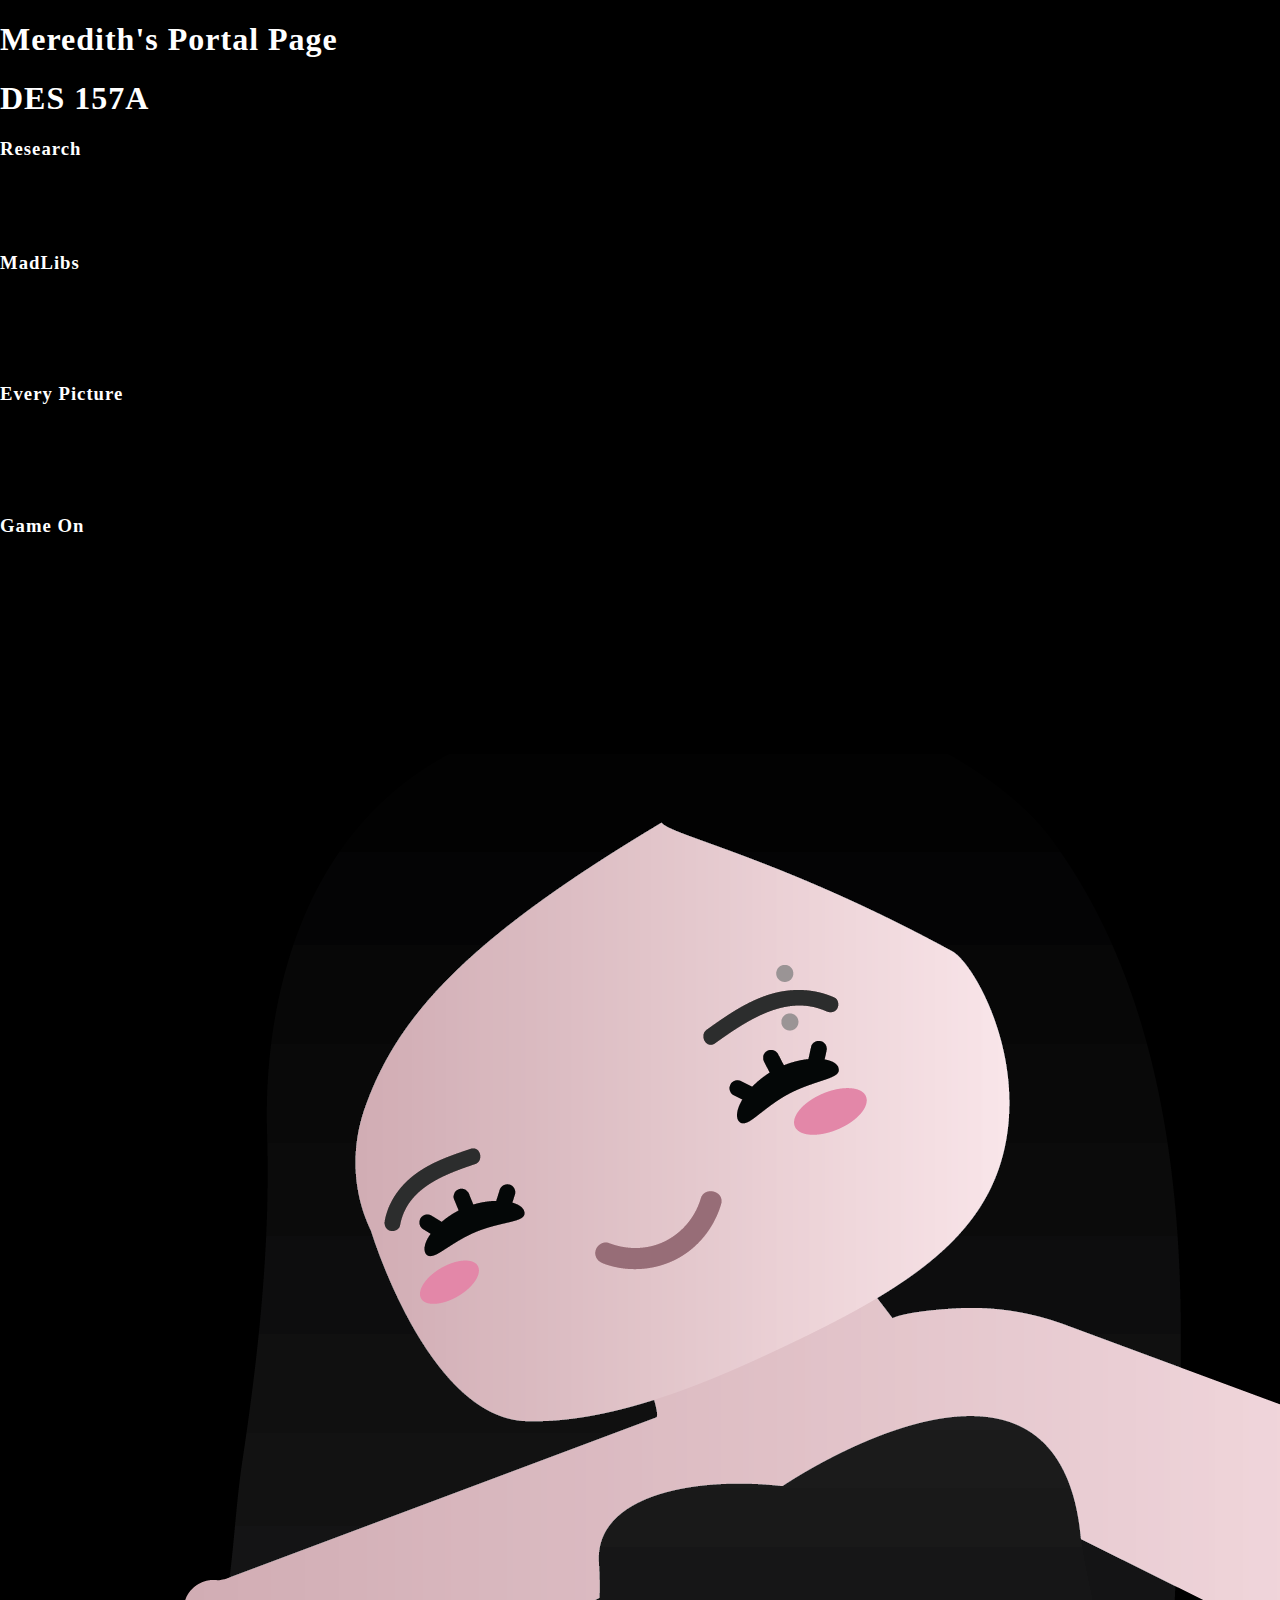
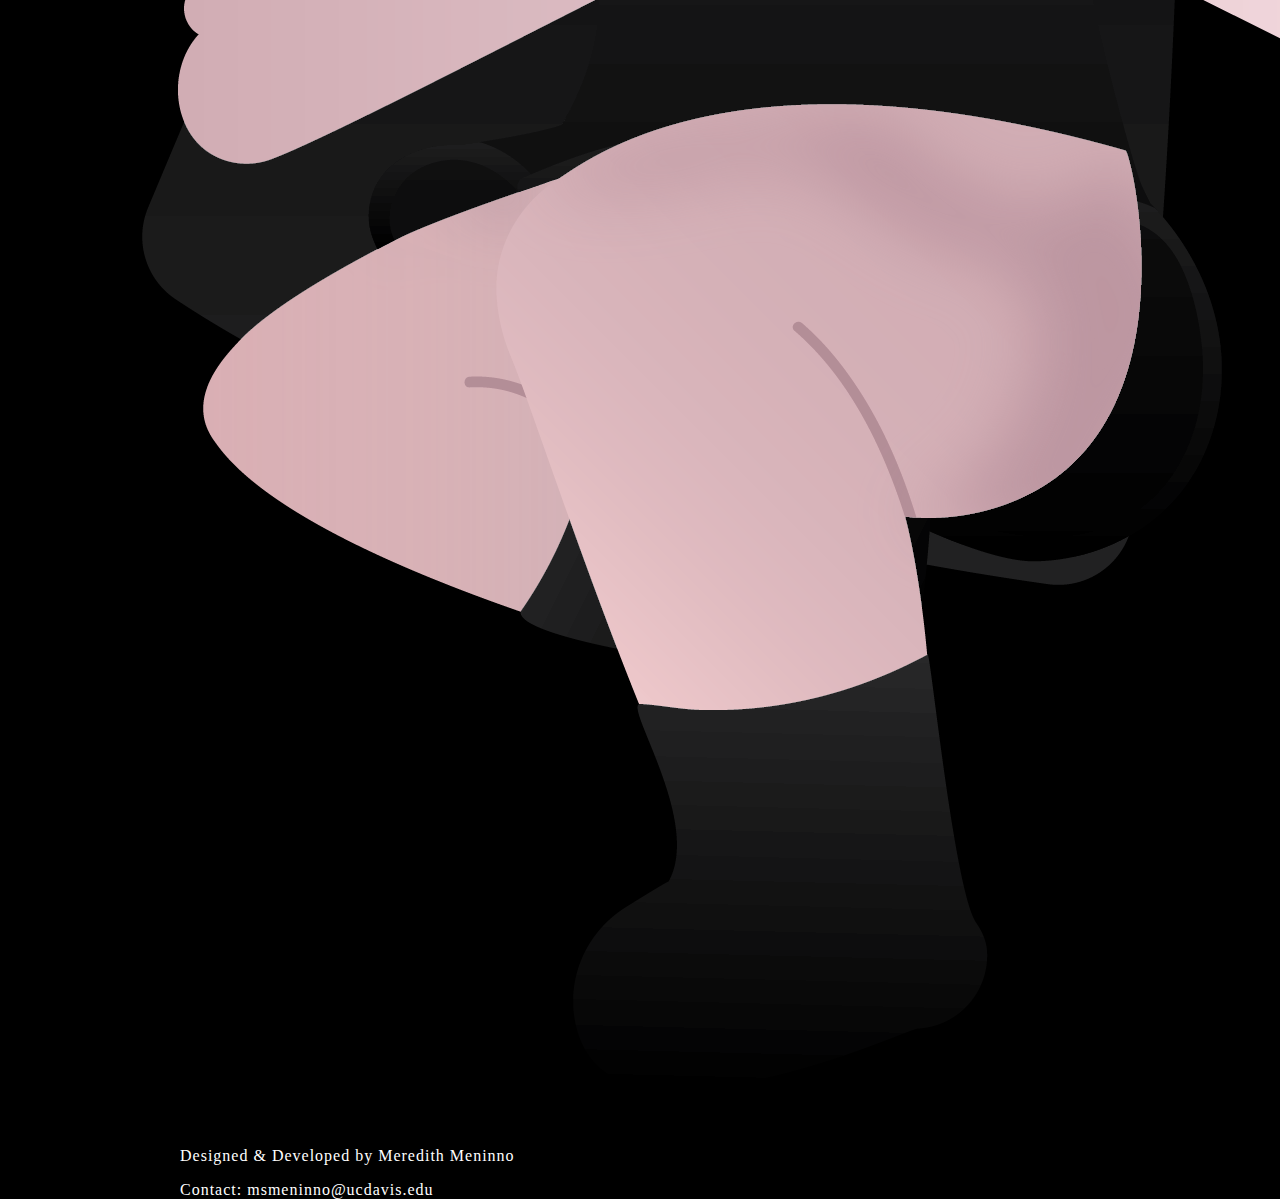
<file: index.html>
<!DOCTYPE html>
<html lang="en">
<head>
    <meta charset="UTF-8">
    <meta name="viewport" content="width=device-width, initial-scale=1.0">
    <title>Meredith's Portal</title>
    <link rel="stylesheet" href="styles.css">
<link rel="preconnect" href="https://fonts.googleapis.com">
<link rel="preconnect" href="https://fonts.gstatic.com" crossorigin>
<link href="https://fonts.googleapis.com/css2?family=IBM+Plex+Mono:ital,wght@0,100;0,200;0,300;0,400;0,500;0,600;0,700;1,100;1,200;1,300;1,400;1,500;1,600;1,700&family=IBM+Plex+Sans:ital,wght@0,100..700;1,100..700&display=swap" rel="stylesheet">
</head>
<body>
    <div class="ropes">
    <div class="rope"></div>
    <div class="rope"></div>
    </div>
    <h1 class="name">Meredith's Portal Page</h1>
    <div class="ropes2">
    <div class="rope2"></div>
    <div class="rope2"></div>
    </div>
    <h1 class="class">DES 157A</h1>

    <section class="tabs">

    <div class="tabgroup" id="group1">
    <h3 class="tabtitle">Research</h3>
    <ul>
        <li><a href="journal/index.html">Learning Journal</a></li>
        <li><a href="exp/exp1.html">Experiment 1</a></li>
        <li><a href="exp/exp2.html">Experiment 2</a></li>
        <li><a></a></li>
    </ul>
    </div>

    <div class="tabgroup">
      <h3 class="tabtitle">MadLibs</h3>
    <ul>
        <li><a href="madlibs/index.html">Design V1</a></li>
        <li><a href="">Design V2</a></li>
        <li><a href="madlibs/madlib.html">Code</a></li>
        <li><a>Final MadLib</a></li>
    </ul>
    </div>

    <div class="tabgroup">
      <h3 class="tabtitle">Every Picture</h3>
    <ul>
        <li><a href="">Experimentation</a></li>
        <li><a href="">Design Comp</a></li>
        <li><a href="">Code</a></li>
        <li><a>Final Every Pic.</a></li>
    </ul>
    </div>


    <div class="tabgroup">
      <h3 class="tabtitle">Game On</h3>
    <ul>

        <li><a href="">Design V1</a></li>
        <li><a href="">Design V2</a></li>
        <li><a href="">Code</a></li>
        <li><a>Final Game On</a></li>
    </ul>
    </div>
    </section>

    <div class="charcontainer">
    <img src="images/meposed.png">
    </div>

    <footer>
      <p>Designed & Developed by Meredith Meninno</p>
      <p>Contact: &#109;&#115;&#109;&#101;&#110;&#105;&#110;&#110;&#111;&#064;&#117;&#099;&#100;&#097;&#118;&#105;&#115;&#046;&#101;&#100;&#117;</p>
    </footer>
</body>
</html>
</file>
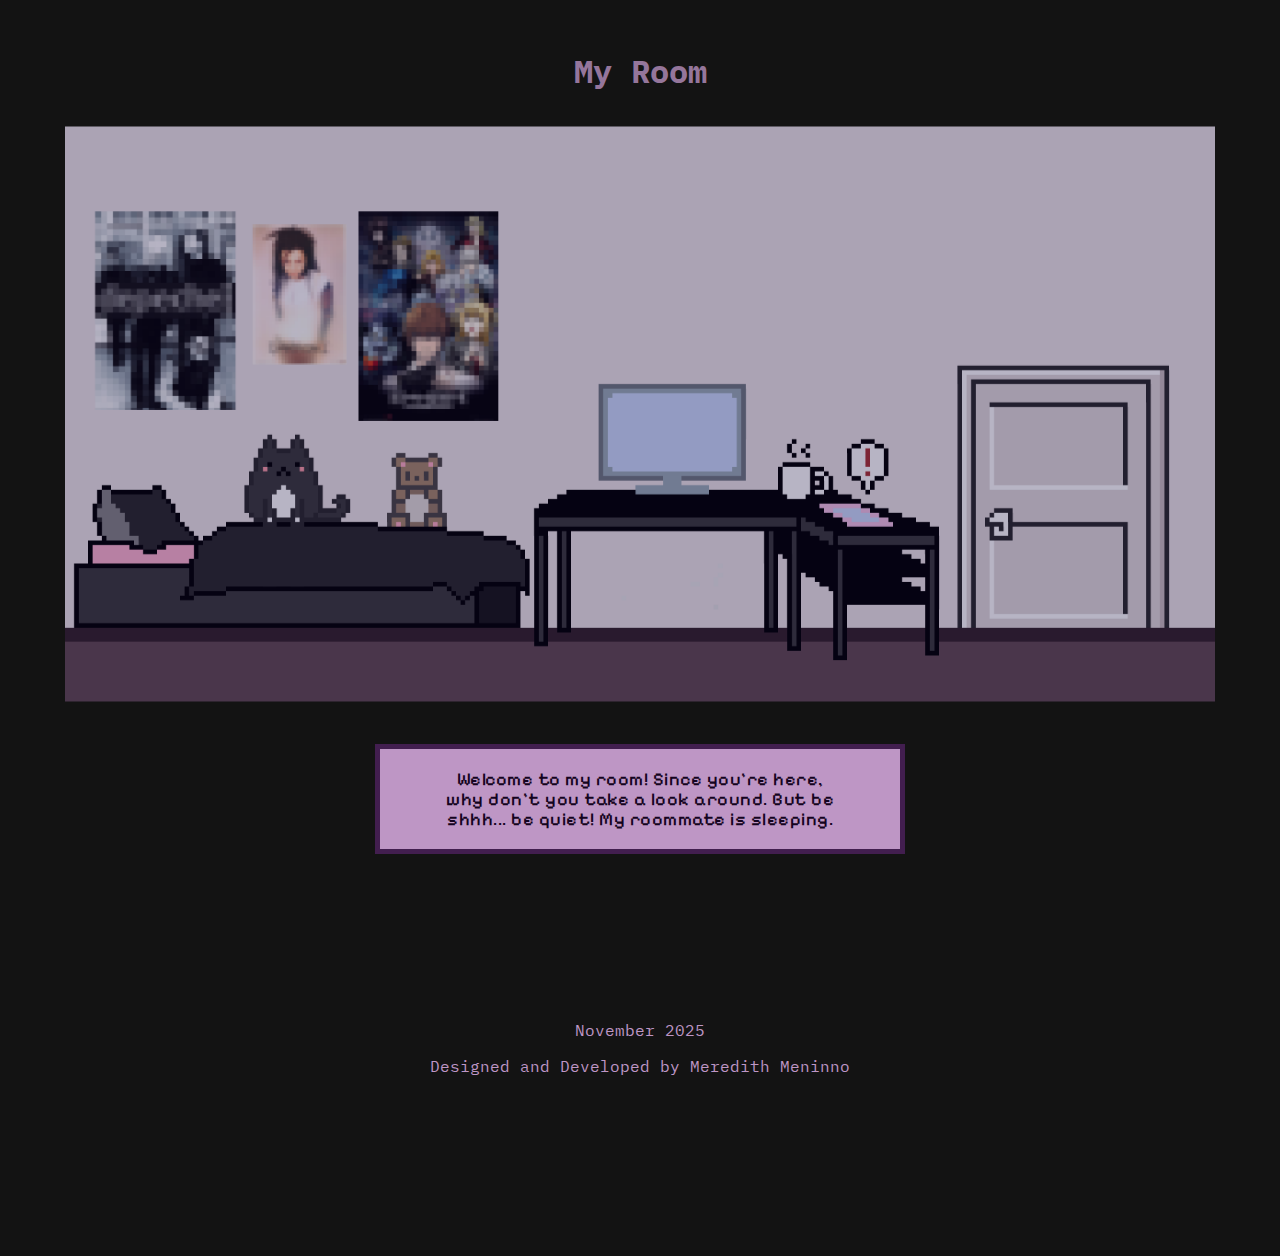
<file: everypic/index.html>
<!DOCTYPE html>
<html lang="en">
<head>
    <meta charset="UTF-8">
    <meta name="viewport" content="width=device-width, initial-scale=1.0">
    <title>My Room</title>
    <link href="styles.css" rel="stylesheet">
<link rel="preconnect" href="https://fonts.googleapis.com">
<link rel="preconnect" href="https://fonts.gstatic.com" crossorigin>
<link href="https://fonts.googleapis.com/css2?family=IBM+Plex+Mono:ital@1&family=Pixelify+Sans:wght@400..700&display=swap" rel="stylesheet">

<script src="script.js" defer></script>
</head>
<body>
    <h1>My Room</h1>
    <!-- <p>Please enter full screen for the best experience.</p> -->
     
    <div id="imgContain">
        <!-- posters -->

        <svg id="posters" data-name="Layer 1" xmlns="http://www.w3.org/2000/svg" viewBox="0 0 424.12 220.8">
        <rect x="276.81" y="1.38" width="147.32" height="219.42"/>
        <rect x="166.28" y="14.4" width="99.44" height="148.8"/>
        <rect width="148.12" height="209.28"/>
        </svg>

        <!-- cat -->
    
            <svg id="cat" data-name="Layer 1" xmlns="http://www.w3.org/2000/svg" height="100px">
            <polygon points="117.88 72.85 117.88 68.05 108.28 68.05 108.28 72.85 103.48 72.85 103.48 77.65 108.28 77.65 108.28 82.45 93.88 82.45 93.88 58.45 89.08 58.45 89.08 44.05 84.28 44.05 84.28 29.65 79.48 29.65 79.48 20.05 74.68 20.05 74.68 10.45 69.88 10.45 69.88 5.65 65.08 5.65 65.08 10.45 60.28 10.45 60.28 20.05 45.88 20.05 45.88 10.45 41.08 10.45 41.08 5.65 36.28 5.65 36.28 10.45 31.48 10.45 31.48 20.05 26.68 20.05 26.68 29.65 21.88 29.65 21.88 44.05 17.08 44.05 17.08 58.45 12.28 58.45 12.28 87.25 17.08 87.25 17.08 92.05 21.88 92.05 21.88 96.85 31.48 96.85 31.48 101.65 36.28 101.65 41.08 101.65 45.88 101.65 45.88 96.85 60.28 96.85 60.28 101.65 65.08 101.65 69.88 101.65 74.68 101.65 74.68 96.85 84.28 96.85 89.08 96.85 113.08 96.85 113.08 92.05 117.88 92.05 117.88 87.25 122.68 87.25 122.68 72.85 117.88 72.85"/>
            </svg>

        <!-- bear -->

            <svg id="bear" data-name="Layer 1" xmlns="http://www.w3.org/2000/svg" height="100px">
            <polygon points="73.2 76.24 73.2 52.24 68.4 52.24 68.4 28.24 73.2 28.24 73.2 18.64 68.4 18.64 68.4 13.84 58.8 13.84 58.8 18.64 34.8 18.64 34.8 13.84 25.2 13.84 25.2 18.64 20.4 18.64 20.4 28.24 25.2 28.24 25.2 52.24 20.4 52.24 20.4 76.24 15.6 76.24 15.6 90.64 20.4 90.64 25.2 90.64 30 90.64 34.8 90.64 39.6 90.64 54 90.64 58.8 90.64 63.6 90.64 68.4 90.64 73.2 90.64 78 90.64 78 76.24 73.2 76.24"/>
            </svg>

        <!-- computer -->

            <svg id="computer" data-name="Layer 1" xmlns="http://www.w3.org/2000/svg" height="150px">
            <polygon points="16.88 11.2 16.88 16 16.88 112 21.68 112 84.08 112 84.08 116.8 55.28 116.8 55.28 126.4 84.08 126.4 103.28 126.4 132.08 126.4 132.08 116.8 103.28 116.8 103.28 112 165.68 112 170.48 112 170.48 16 170.48 11.2 16.88 11.2"/>

            </svg>
        <!-- coffee -->

            <svg id="coffee" data-name="Layer 1" xmlns="http://www.w3.org/2000/svg" height="80px">
            <rect x="27.61" y="15.89" width="4.8" height="9.6"/>
            <rect x="32.41" y="11.09" width="4.8" height="4.8"/>
            <rect x="32.41" y="25.49" width="4.8" height="4.8"/>
            <rect x="46.81" y="25.49" width="4.8" height="4.8"/>
            <rect x="42.01" y="20.69" width="4.8" height="4.8"/>
            <rect x="46.81" y="15.89" width="4.8" height="4.8"/>
            <polyline points="70.81 68.69 75.61 68.69 75.61 49.49 70.81 49.49 70.81 44.69 66.01 44.69 66.01 39.89 51.61 39.89 51.61 35.09 22.81 35.09 22.81 39.89 18.01 39.89 18.01 73.49 22.81 73.49 27.61 73.49 27.61 78.29 46.81 78.29 46.81 73.49 51.61 73.49 56.41 73.49 66.01 73.49 66.01 68.69 70.8 68.69"/>
            </svg>
            
        <!-- phone -->

            <svg id="phone" data-name="Layer 1" xmlns="http://www.w3.org/2000/svg" height="100px">
            <polygon points="95.25 94.2 95.25 89.4 90.45 89.4 90.45 84.6 80.85 84.6 80.85 79.8 71.25 79.8 71.25 75 61.65 75 61.65 70.2 52.05 70.2 37.65 70.2 32.85 70.2 28.05 70.2 23.25 70.2 13.65 70.2 13.65 75 13.65 79.8 18.45 79.8 18.45 84.6 23.25 84.6 23.25 89.4 32.85 89.4 32.85 94.2 42.45 94.2 42.45 99 47.25 99 47.25 103.8 95.25 103.8 100.05 103.8 100.05 94.2 95.25 94.2"/>
            <polygon points="85.65 17.4 85.65 12.6 76.05 12.6 76.05 7.8 61.65 7.8 61.65 12.6 52.05 12.6 52.05 17.4 47.25 17.4 47.25 46.2 52.05 46.2 52.05 51 61.65 51 61.65 60.6 66.45 60.6 66.45 65.4 71.25 65.4 71.25 60.6 76.05 60.6 76.05 51 85.65 51 85.65 46.2 90.45 46.2 90.45 17.4 85.65 17.4"/>
            </svg>

        <!-- door  -->
        
       <svg id="door" data-name="Layer 1" xmlns="http://www.w3.org/2000/svg" height="300px">
        <polygon points="14.49 19.46 14.49 24.26 14.49 293.06 19.29 293.06 24.09 293.06 28.89 293.06 33.69 293.06 43.29 293.06 48.09 293.06 192.09 293.06 211.29 293.06 216.09 293.06 225.69 293.06 230.49 293.06 235.29 293.06 235.29 24.26 235.29 19.46 14.49 19.46"/>
        </svg>
</div>

<div id="textbox">
    <p id="txt">Welcome to my room! Since you're here, why don't you take a look around. But be shhh... be quiet! My roommate is sleeping.</p>
</div>

<footer>   
    <p>November 2025</p>
    <p>Designed and Developed by Meredith Meninno</p>
</footer>
</body>

</html>
</file>
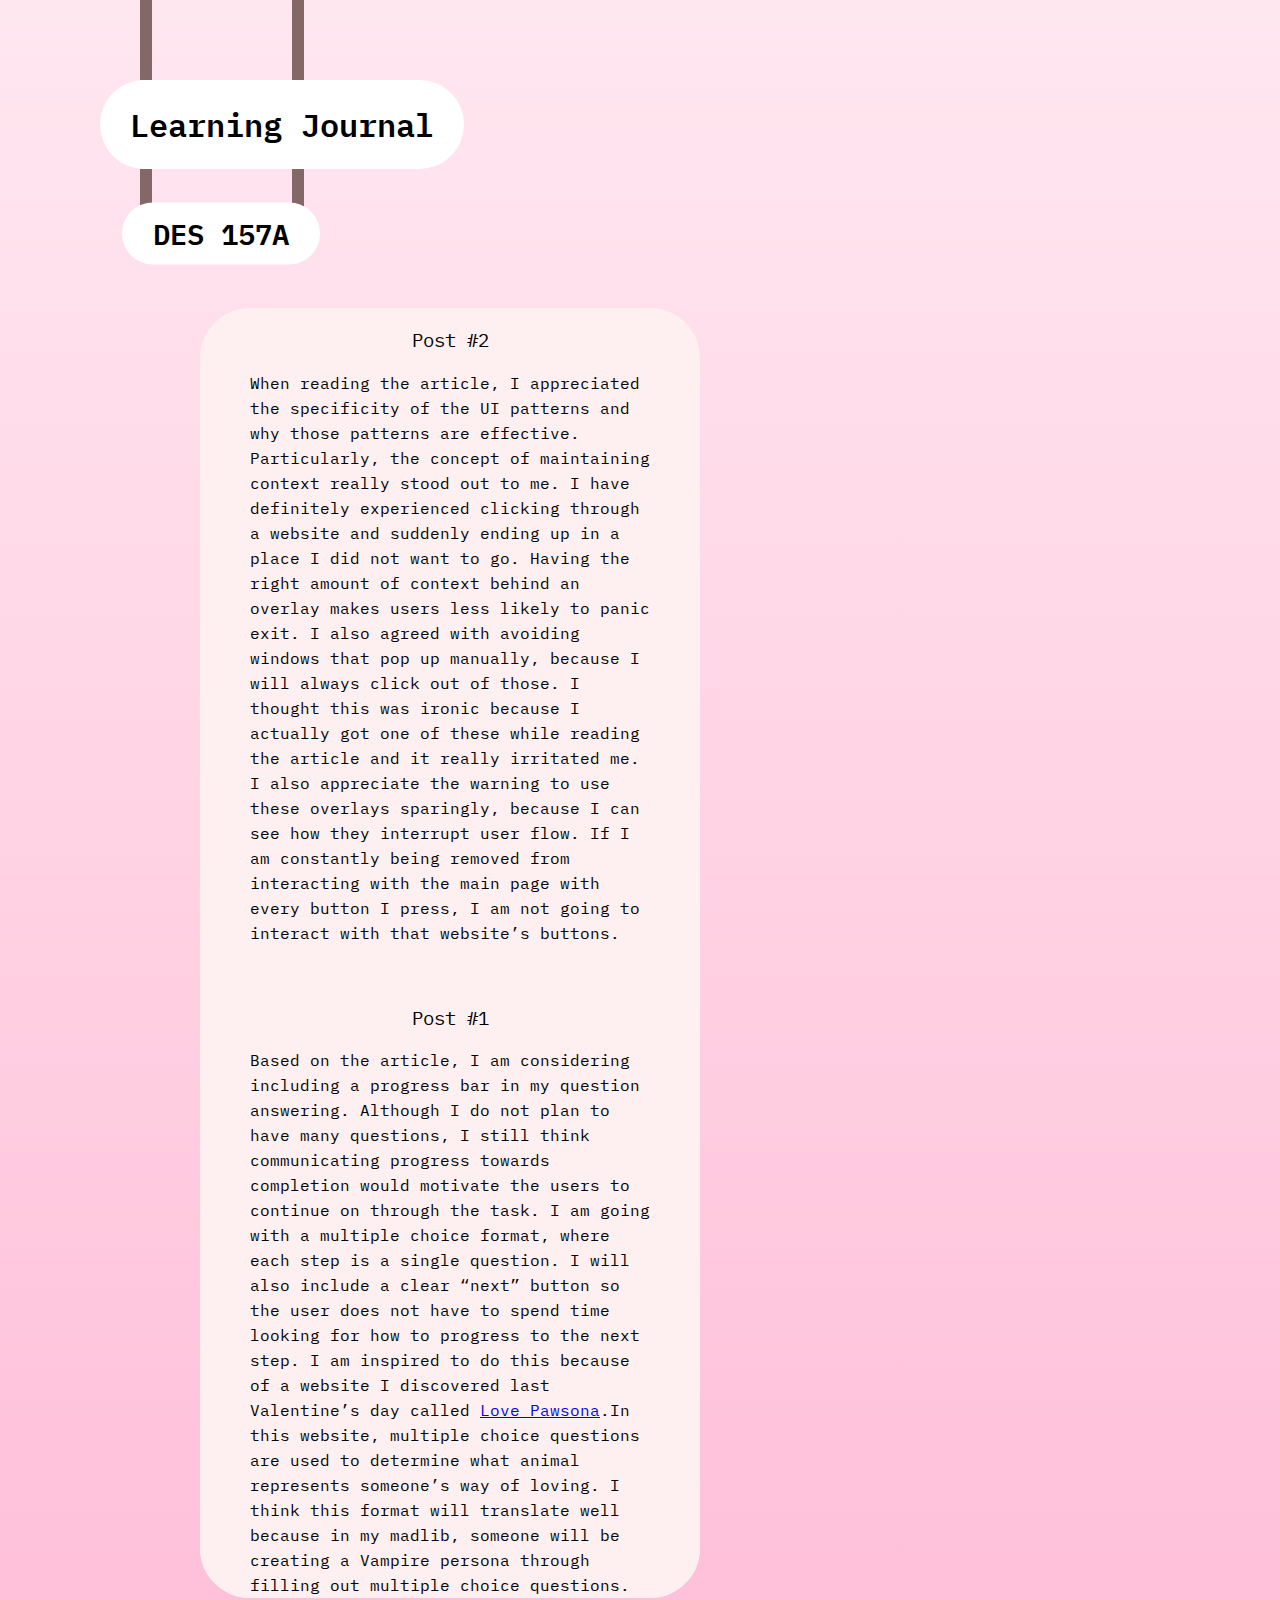
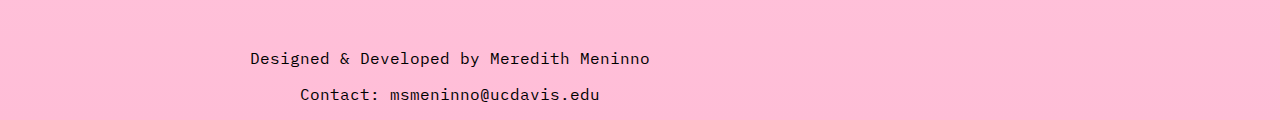
<file: journal/index.html>
<!DOCTYPE html>
<html lang="en">
<head>
    <meta charset="UTF-8">
    <meta name="viewport" content="width=device-width, initial-scale=1.0">
    <title>Meredith's Portal</title>
    <link rel="stylesheet" href="styles.css">
<link rel="preconnect" href="https://fonts.googleapis.com">
<link rel="preconnect" href="https://fonts.gstatic.com" crossorigin>
<link href="https://fonts.googleapis.com/css2?family=IBM+Plex+Mono:ital,wght@0,100;0,200;0,300;0,400;0,500;0,600;0,700;1,100;1,200;1,300;1,400;1,500;1,600;1,700&family=IBM+Plex+Sans:ital,wght@0,100..700;1,100..700&display=swap" rel="stylesheet">
</head>
<body>
    <div class="ropes">
    <div class="rope"></div>
    <div class="rope"></div>
    </div>
    <h1 class="name">Learning Journal</h1>
    <div class="ropes2">
    <div class="rope2"></div>
    <div class="rope2"></div>
    </div>
    <h1 class="class">DES 157A</h1>

    <section class="tabs">
        
     <div class="tabgroup" id="group1">
    <h3 class="tabtitle">Post #2</h3>
    <p class="post">When reading the article, I appreciated the specificity of the UI patterns and why those patterns are effective. Particularly, the concept of maintaining context really stood out to me. I have definitely experienced clicking through a website and suddenly ending up in a place I did not want to go. Having the right amount of context behind an overlay makes users less likely to panic exit. I also agreed with avoiding windows that pop up manually, because I will always click out of those. I thought this was ironic because I actually got one of these while reading the article and it really irritated me. I also appreciate the warning to use these overlays sparingly, because I can see how they interrupt user flow. If I am constantly being removed from interacting with the main page with every button I press, I am not going to interact with that website’s buttons. 
</p>

    <div class="tabgroup" id="group1">
    <h3 class="tabtitle">Post #1</h3>
    <p class="post">Based on the article, I am considering including a progress bar in my question answering. Although I do not plan to have many questions, I still think communicating progress towards completion would motivate the users to continue on through the task. I am going with a multiple choice format, where each step is a single question. I will also include a clear “next” button so the user does not have to spend time looking for how to progress to the next step.

I am inspired to do this because of a website I discovered last Valentine’s day called <a href="https://lovepawsona.io/">Love Pawsona</a>.In this website, multiple choice questions are used to determine what animal represents someone’s way of loving. I think this format will translate well because in my madlib, someone will be creating a Vampire persona through filling out multiple choice questions.
</p>
    </div>


    </div>

    <footer>
      <p>Designed & Developed by Meredith Meninno</p>
      <p>Contact: &#109;&#115;&#109;&#101;&#110;&#105;&#110;&#110;&#111;&#064;&#117;&#099;&#100;&#097;&#118;&#105;&#115;&#046;&#101;&#100;&#117;</p>
    </footer>
</body>
</html>
</file>
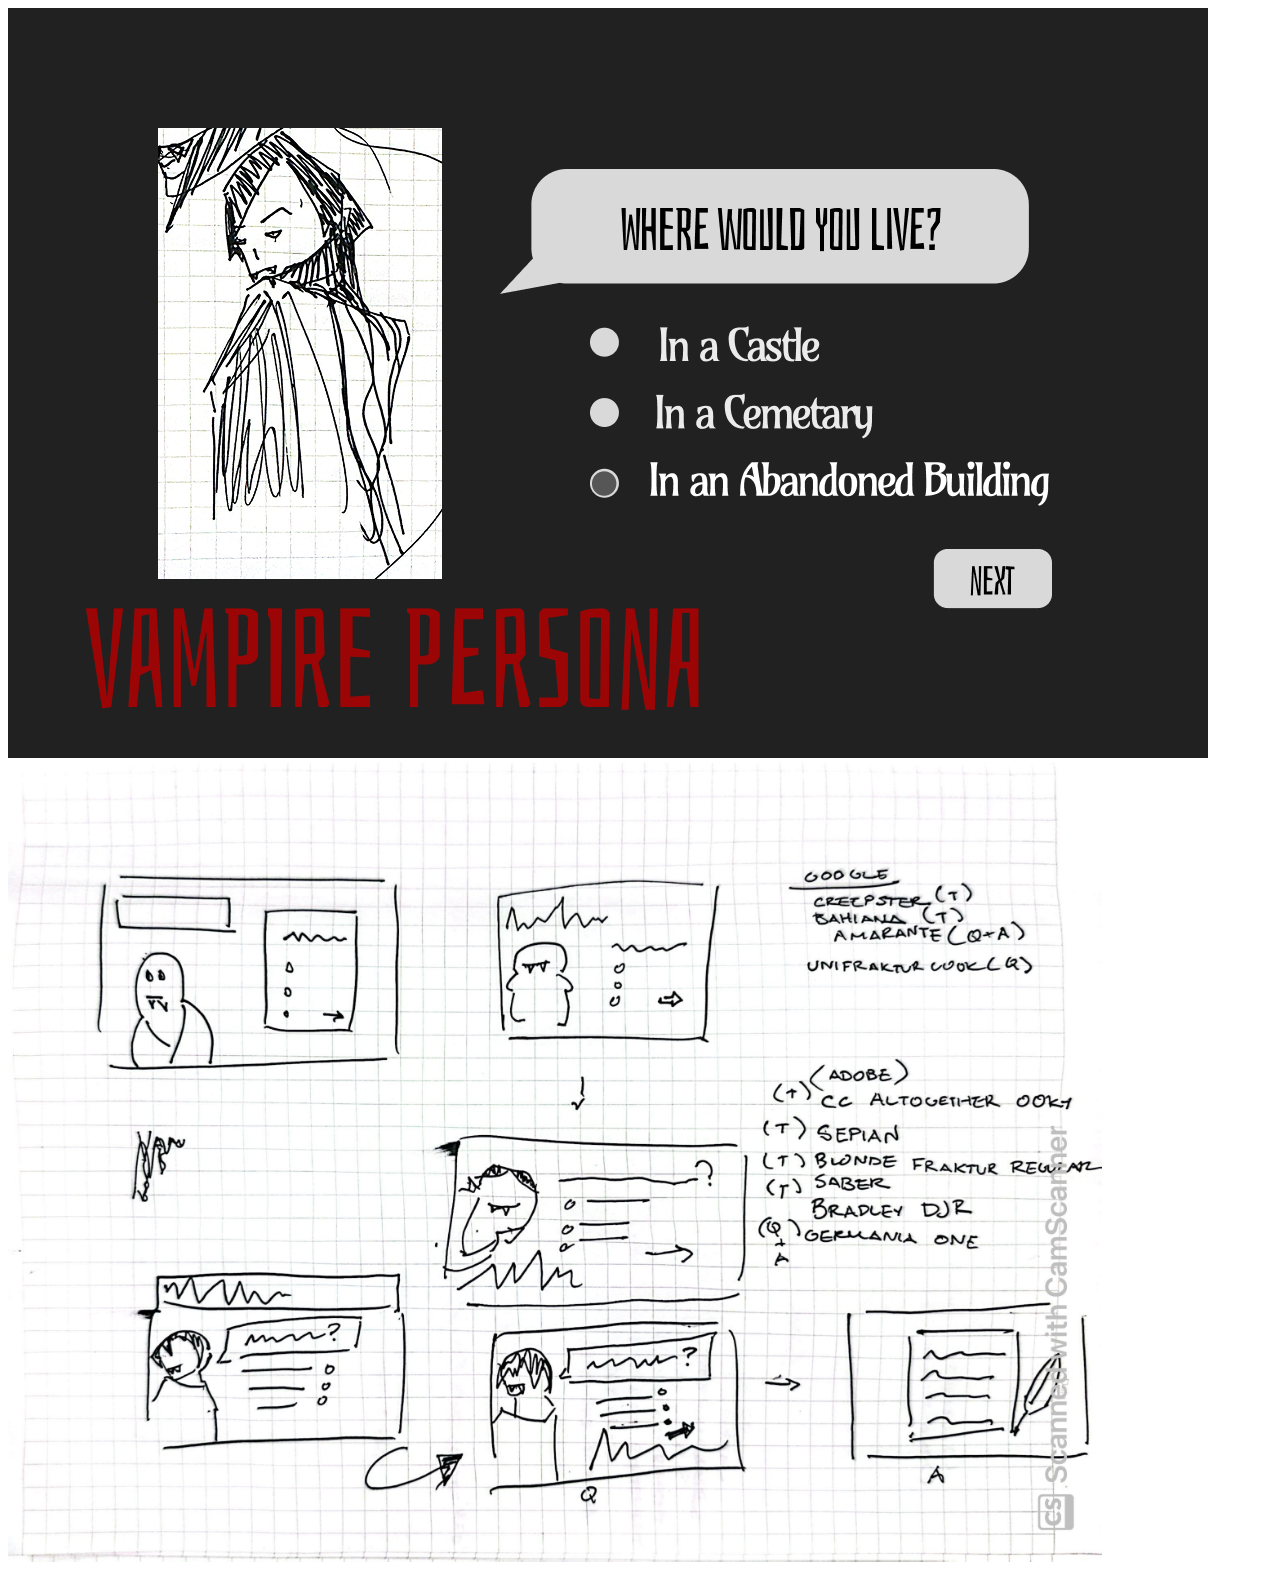
<file: madlibs/index.html>
<!DOCTYPE html>
<html lang="en">
<head>
    <meta charset="UTF-8">
    <meta name="viewport" content="width=device-width, initial-scale=1.0">
    <title>Design V1</title>
</head>
<body>
    <img src="images/Madlib.png">
    <img src="images/sketches.jpg" height="800">
</body>
</html>
</file>
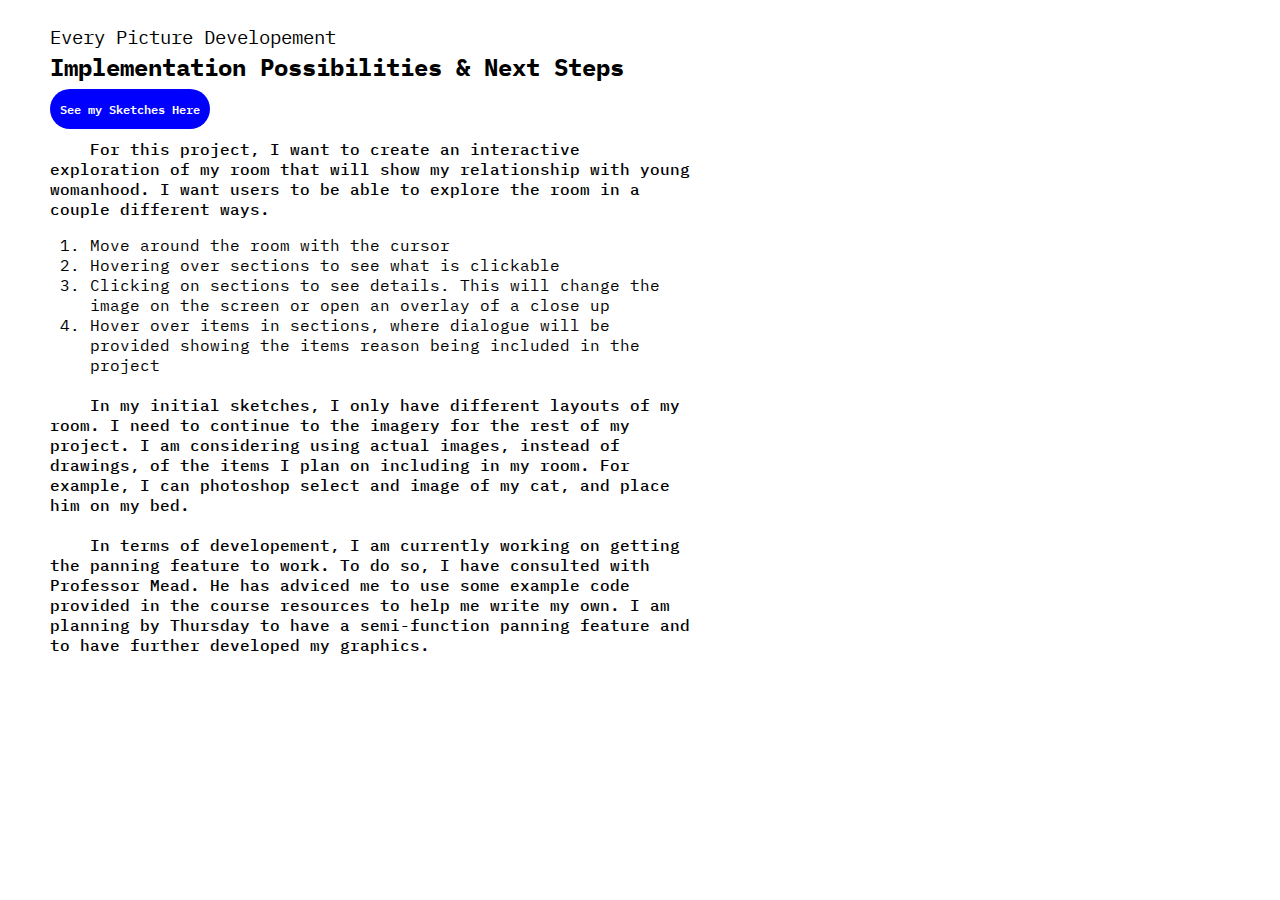
<file: everypic/everypicdev.html>
<!DOCTYPE html>
<html lang="en">
<head>
    <meta charset="UTF-8">
    <meta name="viewport" content="width=device-width, initial-scale=1.0">
    <title>Every Picture Developement</title>
    <link href="https://fonts.googleapis.com/css2?family=IBM+Plex+Mono:ital,wght@0,100;0,200;0,300;0,400;0,500;0,600;0,700;1,100;1,200;1,300;1,400;1,500;1,600;1,700&family=IBM+Plex+Sans:ital,wght@0,100..700;1,100..700&display=swap" rel="stylesheet">
    <style>
        html{
            font-family: IBM Plex Mono;
            max-width: 700px;
            text-align: center;
        }

        body{
            margin-left: 50px;
            text-align: left;
        }
        .tabtitle{
        margin:0;
        margin-top: 25px;
        font-weight: 400;
        }

        h2{
            margin-top: 2px;
            margin-bottom: 15px;

        }

    p{
        font-weight: 500;
        text-indent: 40px;
        margin-top: 20px;
    }

    a{
        font-weight: 600;
        font-size: 12px;
        padding: 10px;
        background-color: blue;
        color: white; 
        border-radius: 20px;
        text-decoration: None;
    }

    a:hover{
        background-color: darkblue;
    }
    </style>
</head>
<body>
    <section class="tabs">
                 <div class="tabgroup" id="group1">
    <h3 class="tabtitle">Every Picture Developement</h3>
    <h2>Implementation Possibilities & Next Steps</h2>
    <div class="post">
        <a href="everypicexp.html">See my Sketches Here</a>
       <p>For this project, I want to create an interactive exploration of my room that will show my relationship with young womanhood. I want users to be able to explore the room in a couple different ways.
       </p>
       <ol>
        <li>Move around the room with the cursor</li>
        <li>Hovering over sections to see what is clickable</li>
        <li>Clicking on sections to see details. This will change the image on the screen or open an overlay of a close up</li>
        <li>Hover over items in sections, where dialogue will be provided showing the items reason being included in the project</li>
       </ol>
       <p>
        In my initial sketches, I only have different layouts of my room. I need to continue to the imagery for the rest of my project. I am considering using actual images, instead of drawings, of the items I plan on including in my room. For example, I can photoshop select and image of my cat, and place him on my bed.
       </p>
       <p>
        In terms of developement, I am currently working on getting the panning feature to work. To do so, I have consulted with Professor Mead. He has adviced me to use some example code provided in the course resources to help me write my own. I am planning by Thursday to have a semi-function panning feature and to have further developed my graphics.
       </p>
    </div>
</p>
</body>
</html>
</file>
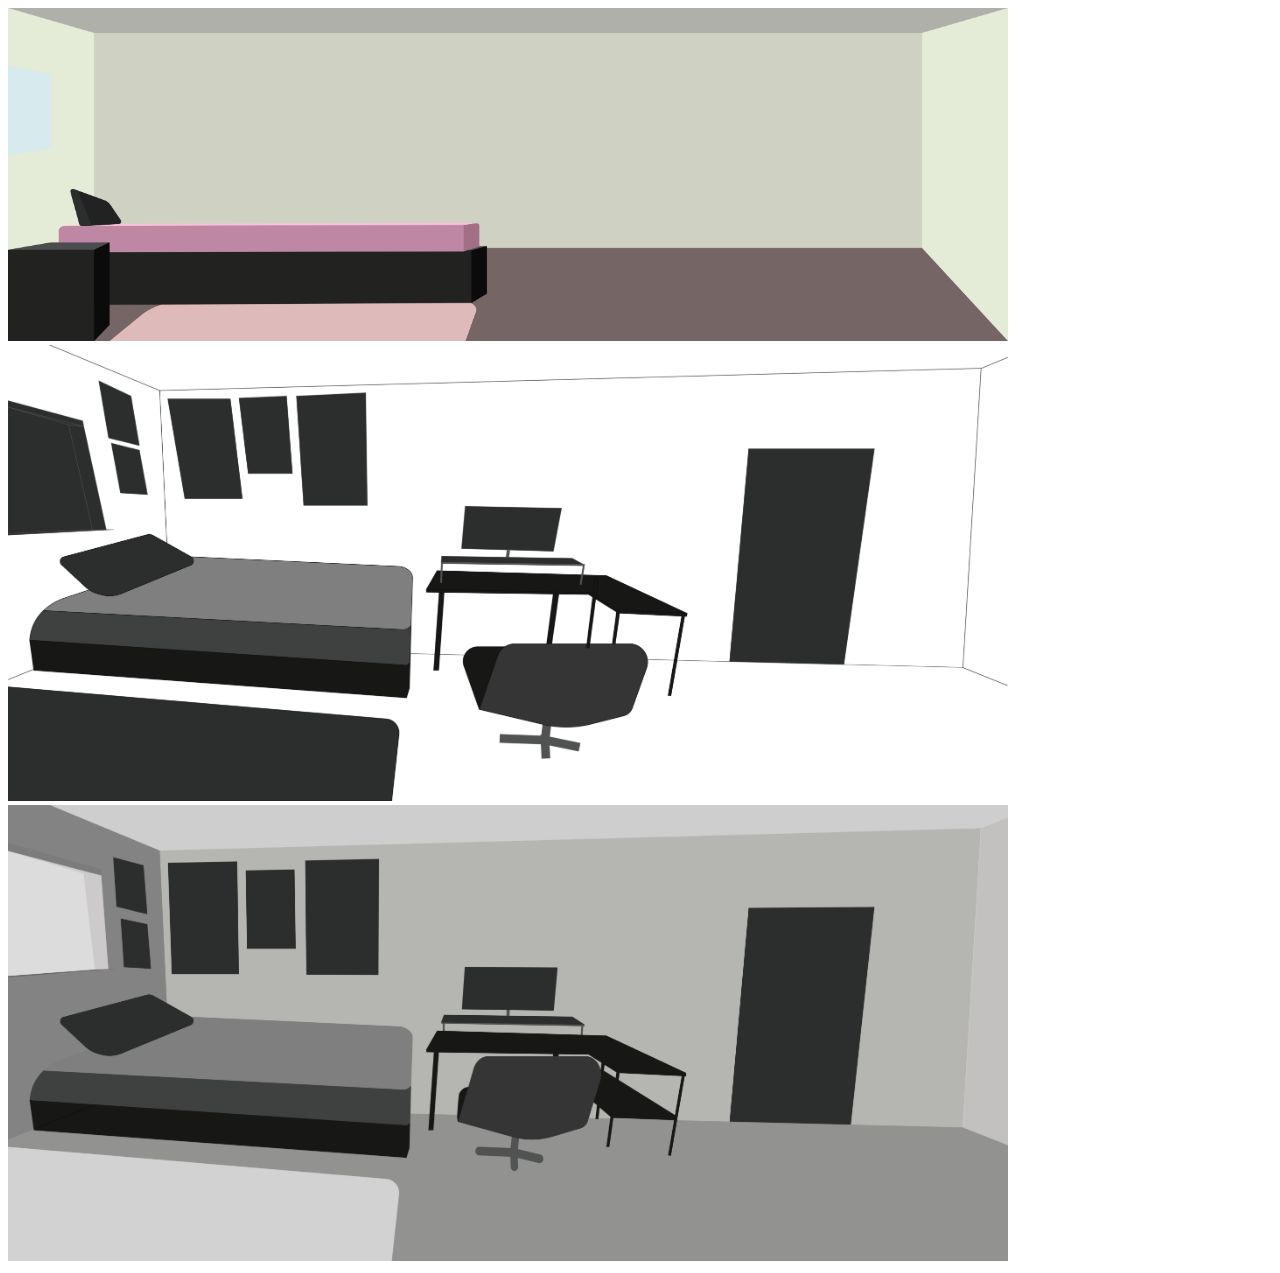
<file: everypic/everypicexp.html>
<!DOCTYPE html>
<html lang="en">
<head>
    <meta charset="UTF-8">
    <meta name="viewport" content="width=device-width, initial-scale=1.0">
    <title>Every Pic Experiment</title>
    <style>
        img{
             width: 1000px;
            margin: auto;}
    </style>
</head>
<body>
    <img src="../images/everypic experment-01.png">
    <img src="../images/everypic experment-02.png">
    <img src="../images/everypic experment-03.png"> 
</body>
</html>
</file>
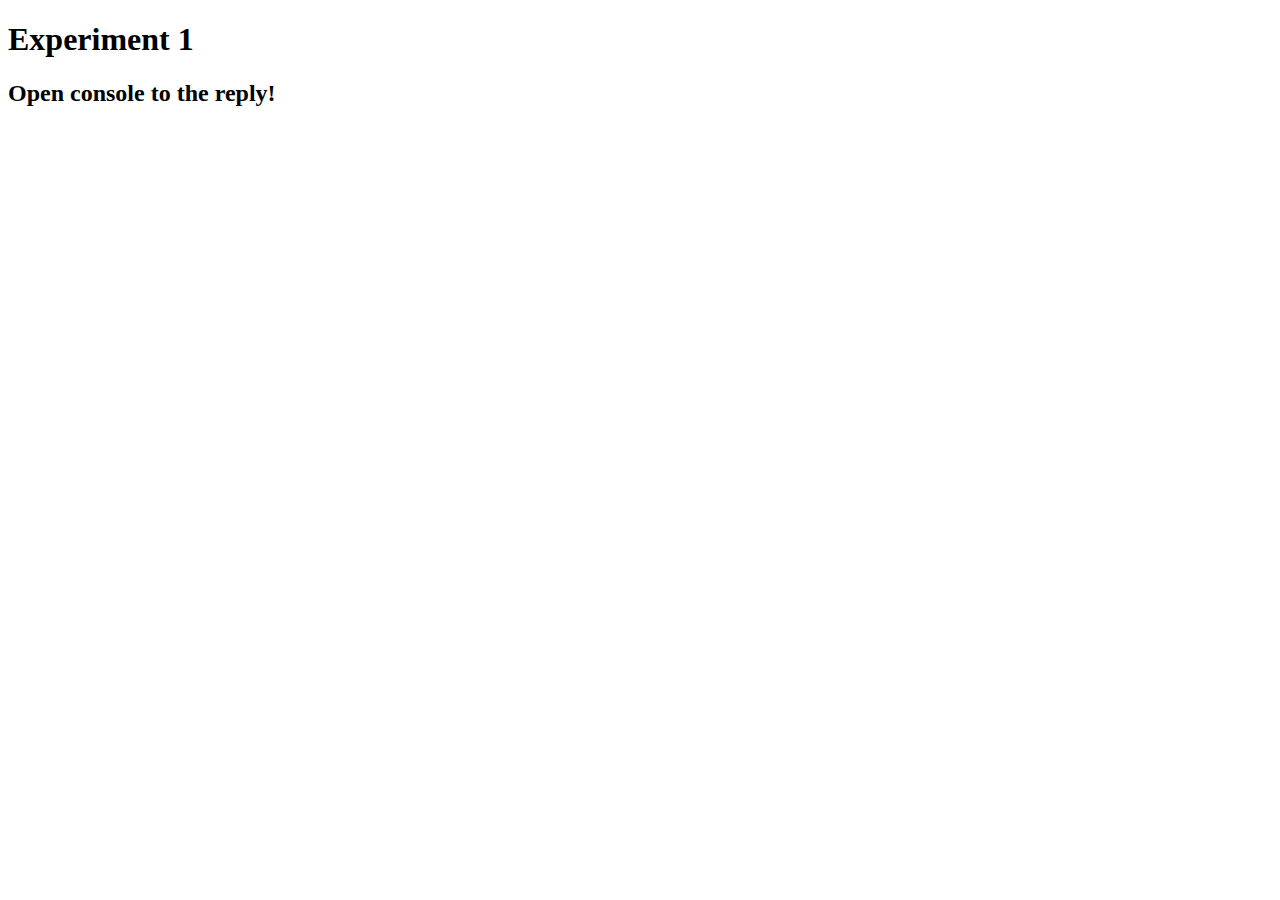
<file: exp/exp1.html>
<!DOCTYPE html>
<html lang="en">
<head>
    <meta charset="UTF-8">
    <meta name="viewport" content="width=device-width, initial-scale=1.0">
    <title>Experiment 1</title>
</head>
<body>
    <h1>Experiment 1</h1>
    <h2>Open console to the reply!</h2>

    <!-- if input, kitty meows. if nothing, silence -->
    <script>
       var userText = prompt('Say something to your cat!', 'text')
       if(userText){
        console.log('MEOW!')
       }
       else{
        console.log('*silence*')
       }
    </script>
</body>
</html>
</file>
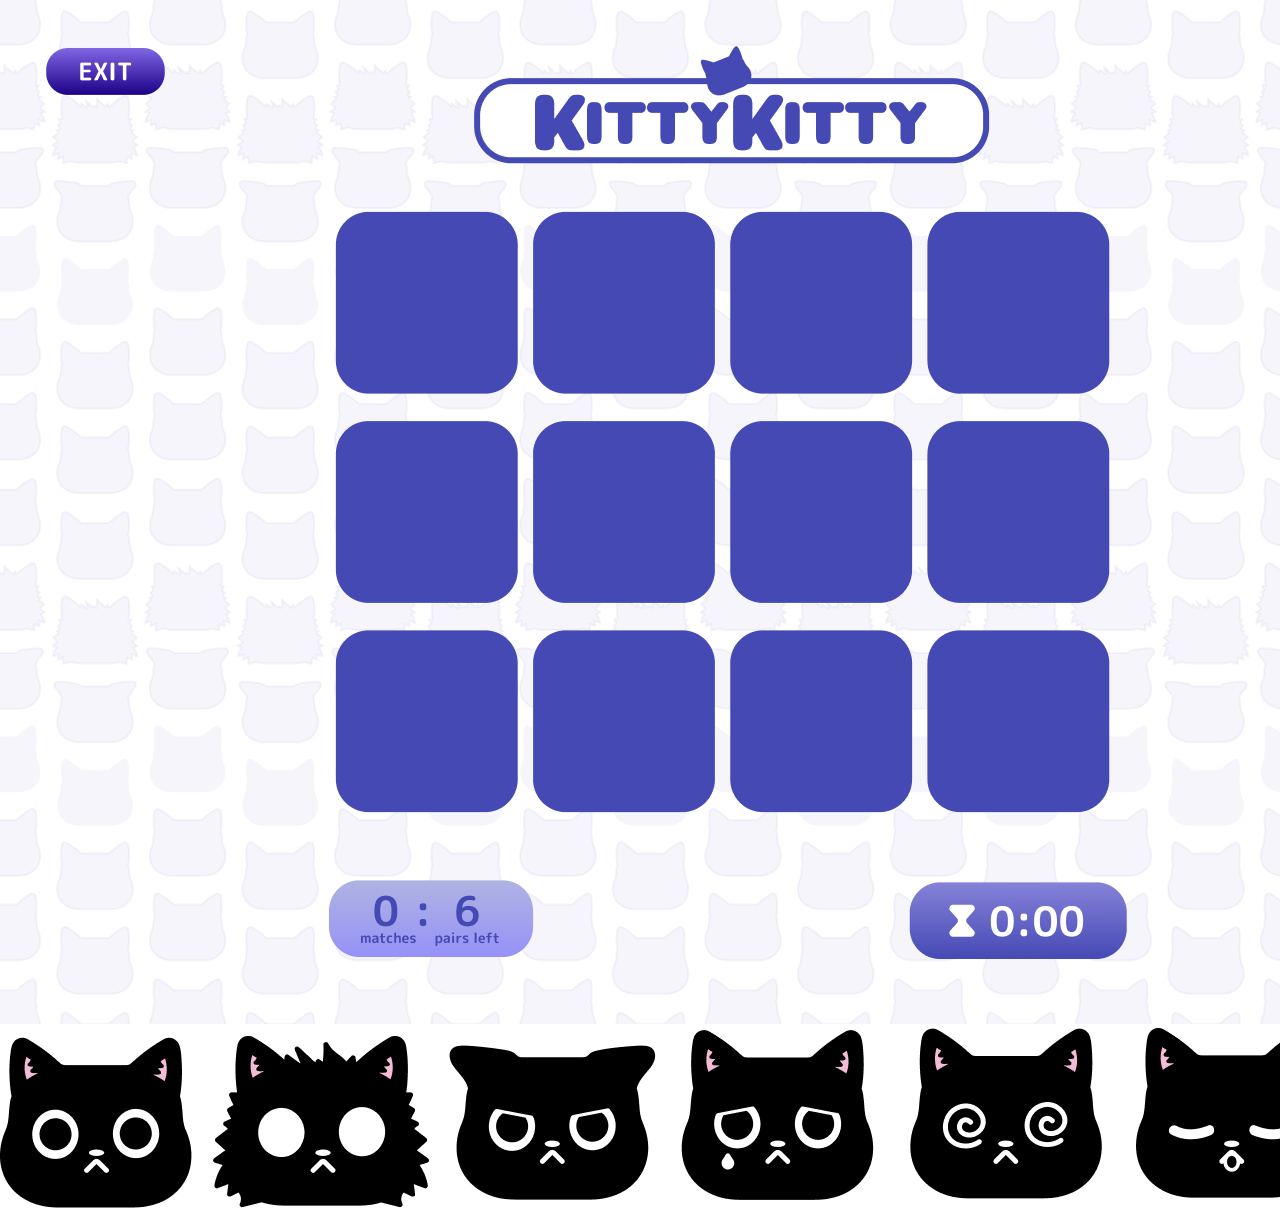
<file: game/designcomp.html>
<!DOCTYPE html>
<html lang="en">
<head>
    <meta charset="UTF-8">
    <meta name="viewport" content="width=device-width, initial-scale=1.0">
    <title>Kitty Kitty Developement</title>
    <style>
        body{margin:auto;
    }

        img{height: 50%;}
        
    </style>
</head>
<body>
    <img src="images/Wireframe - 4.png">
    <img src="images/Layer_1.png">
</body>
</html>
</file>
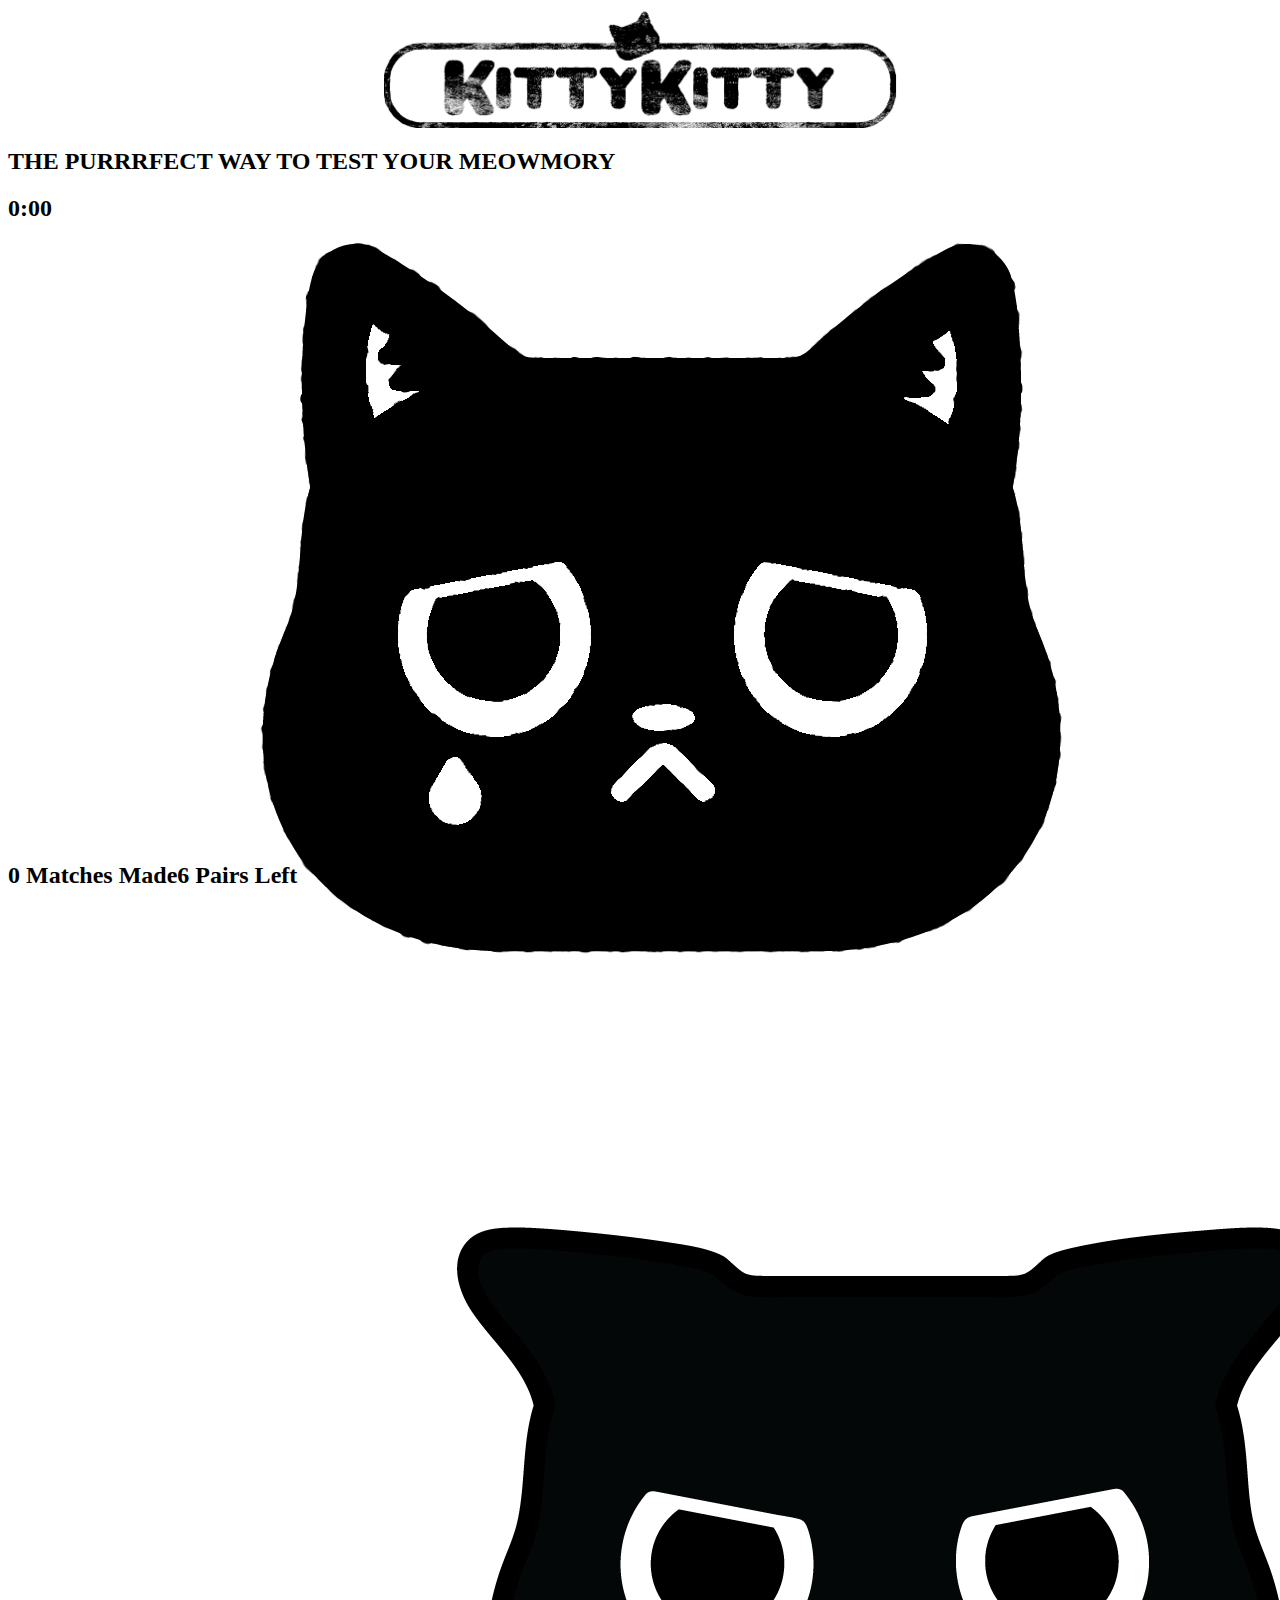
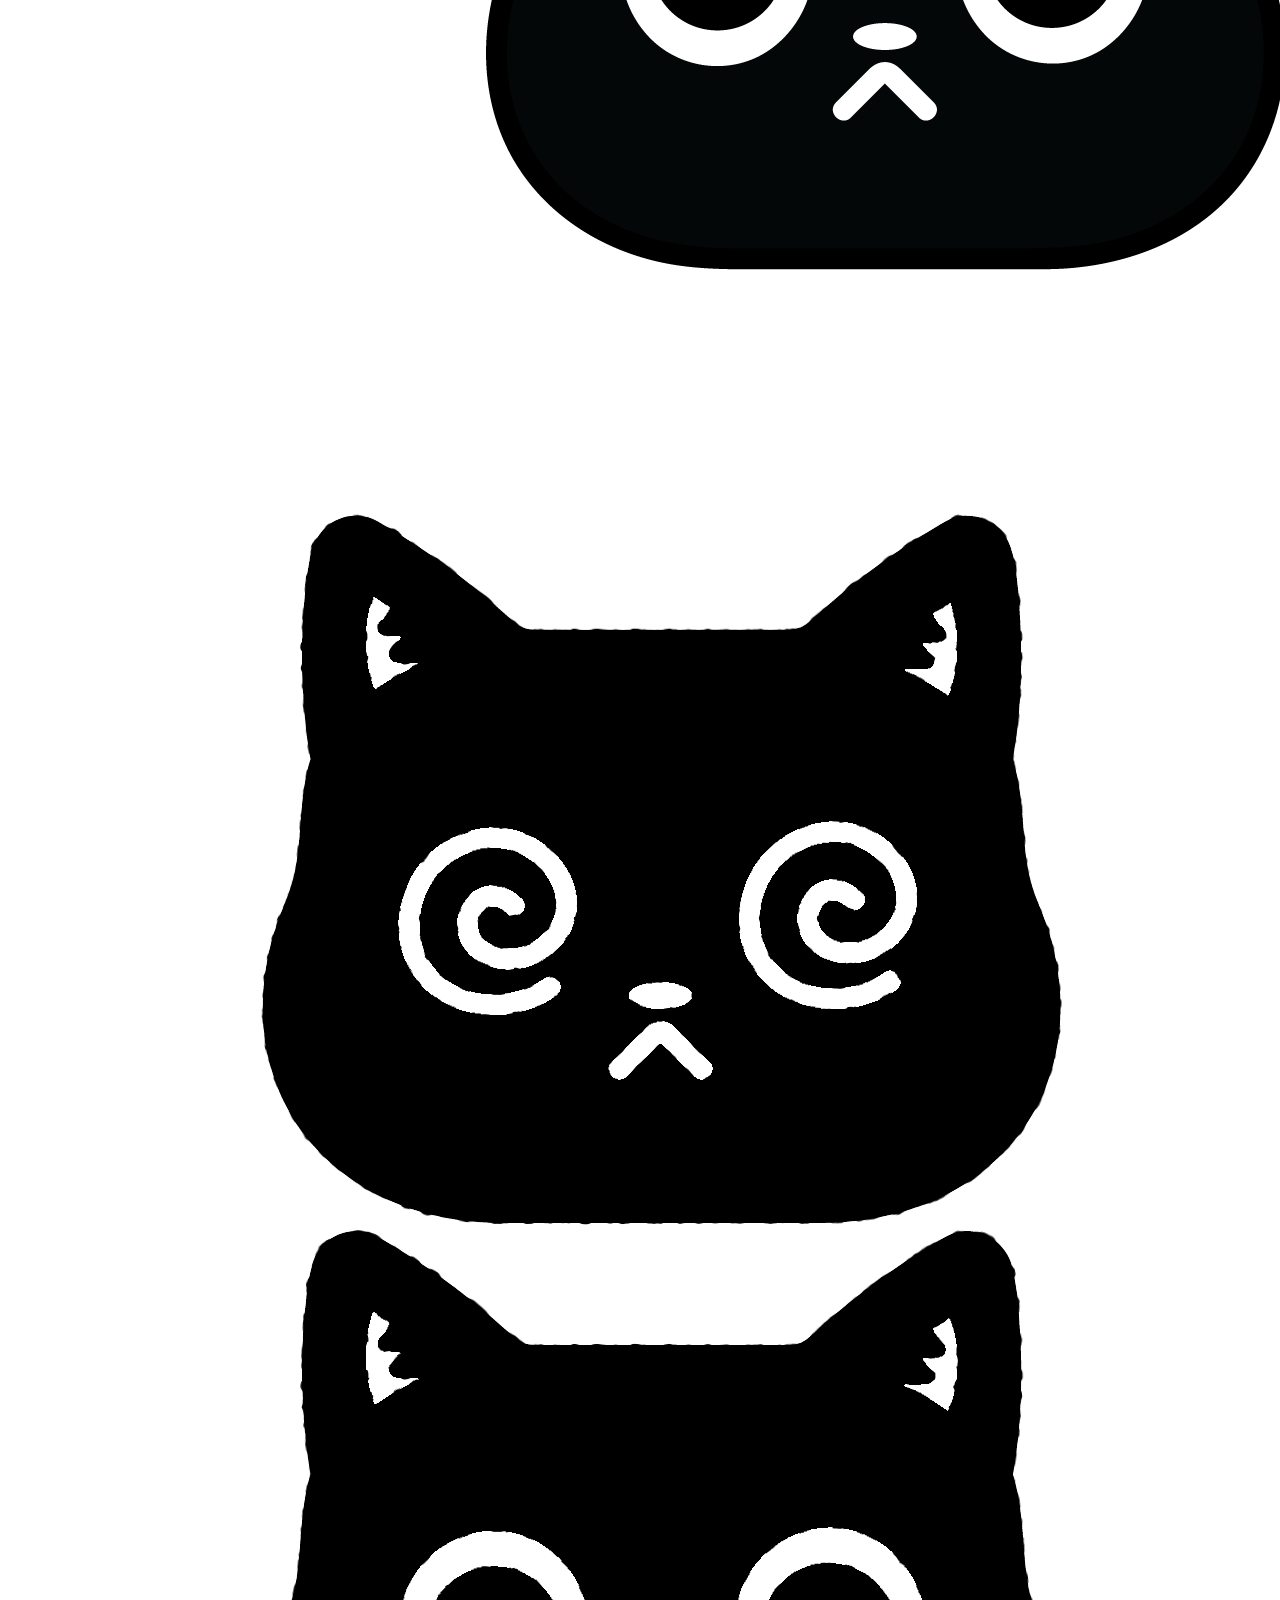
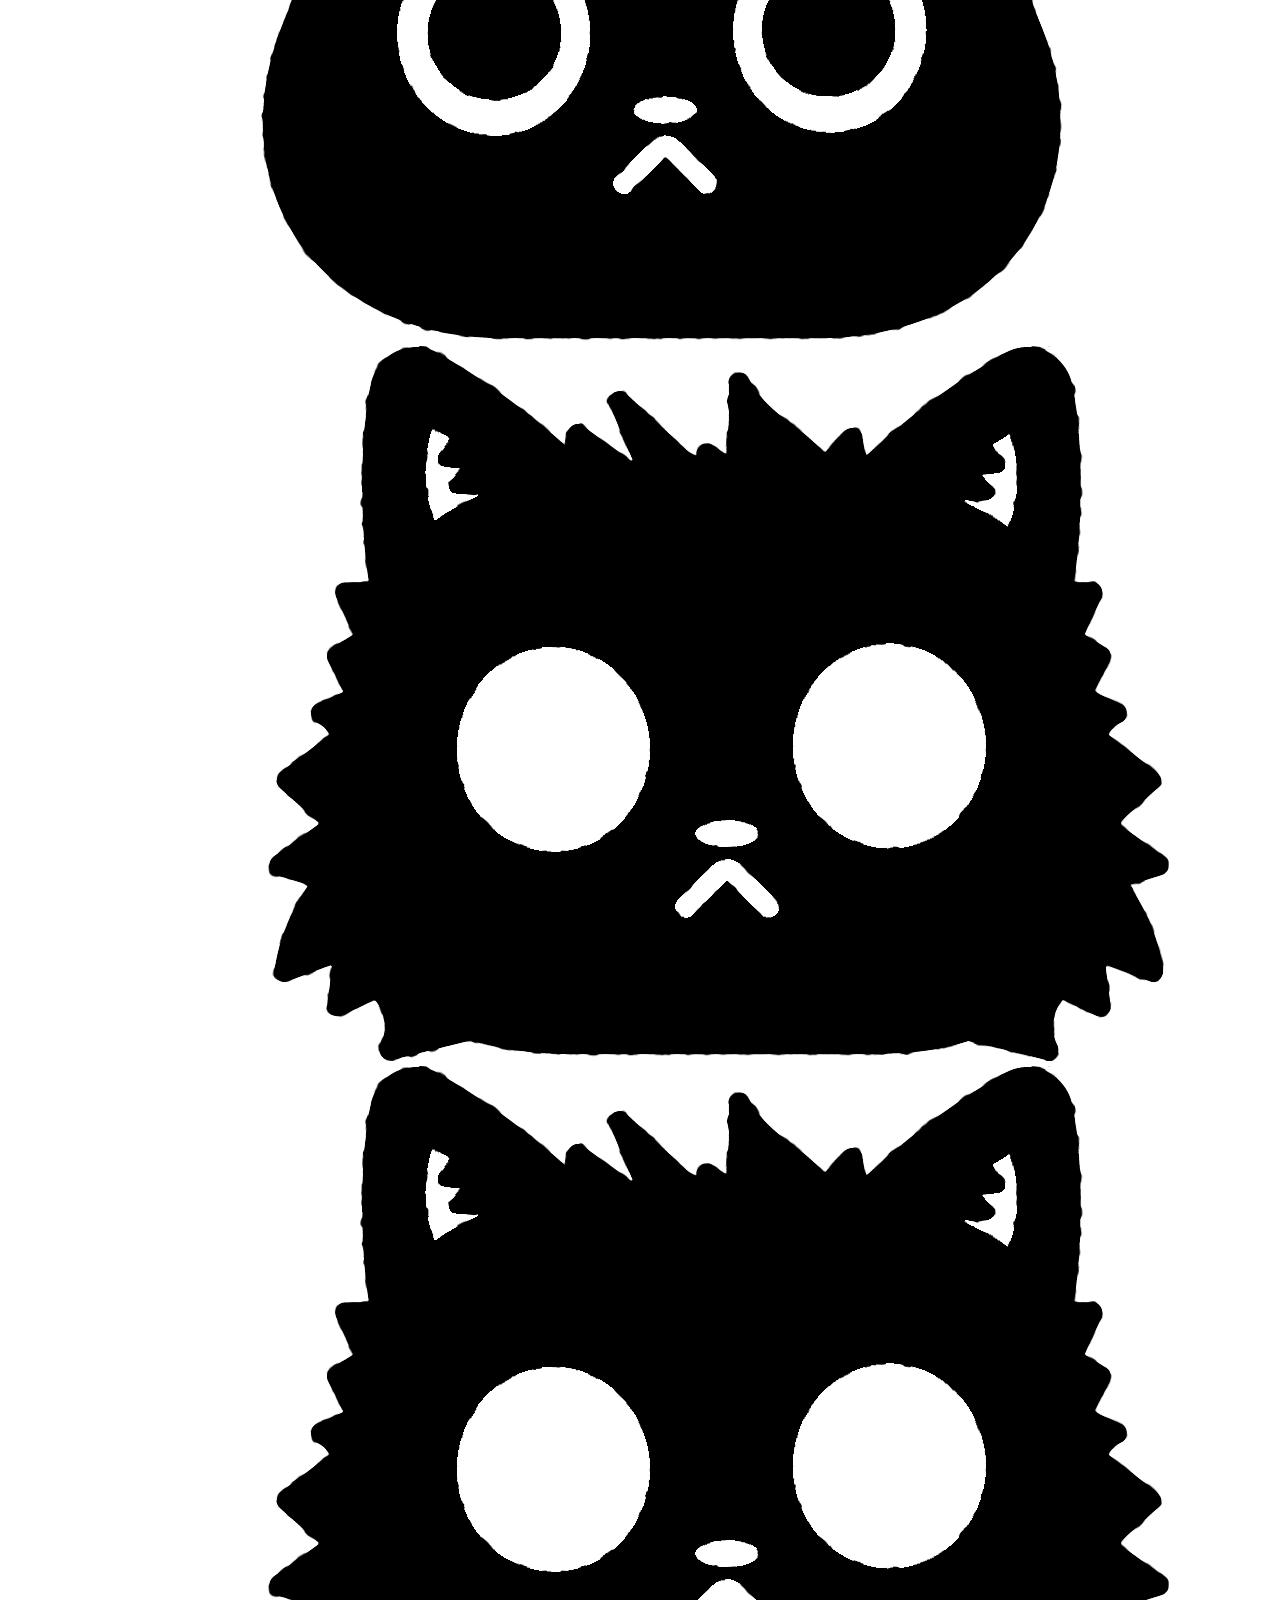
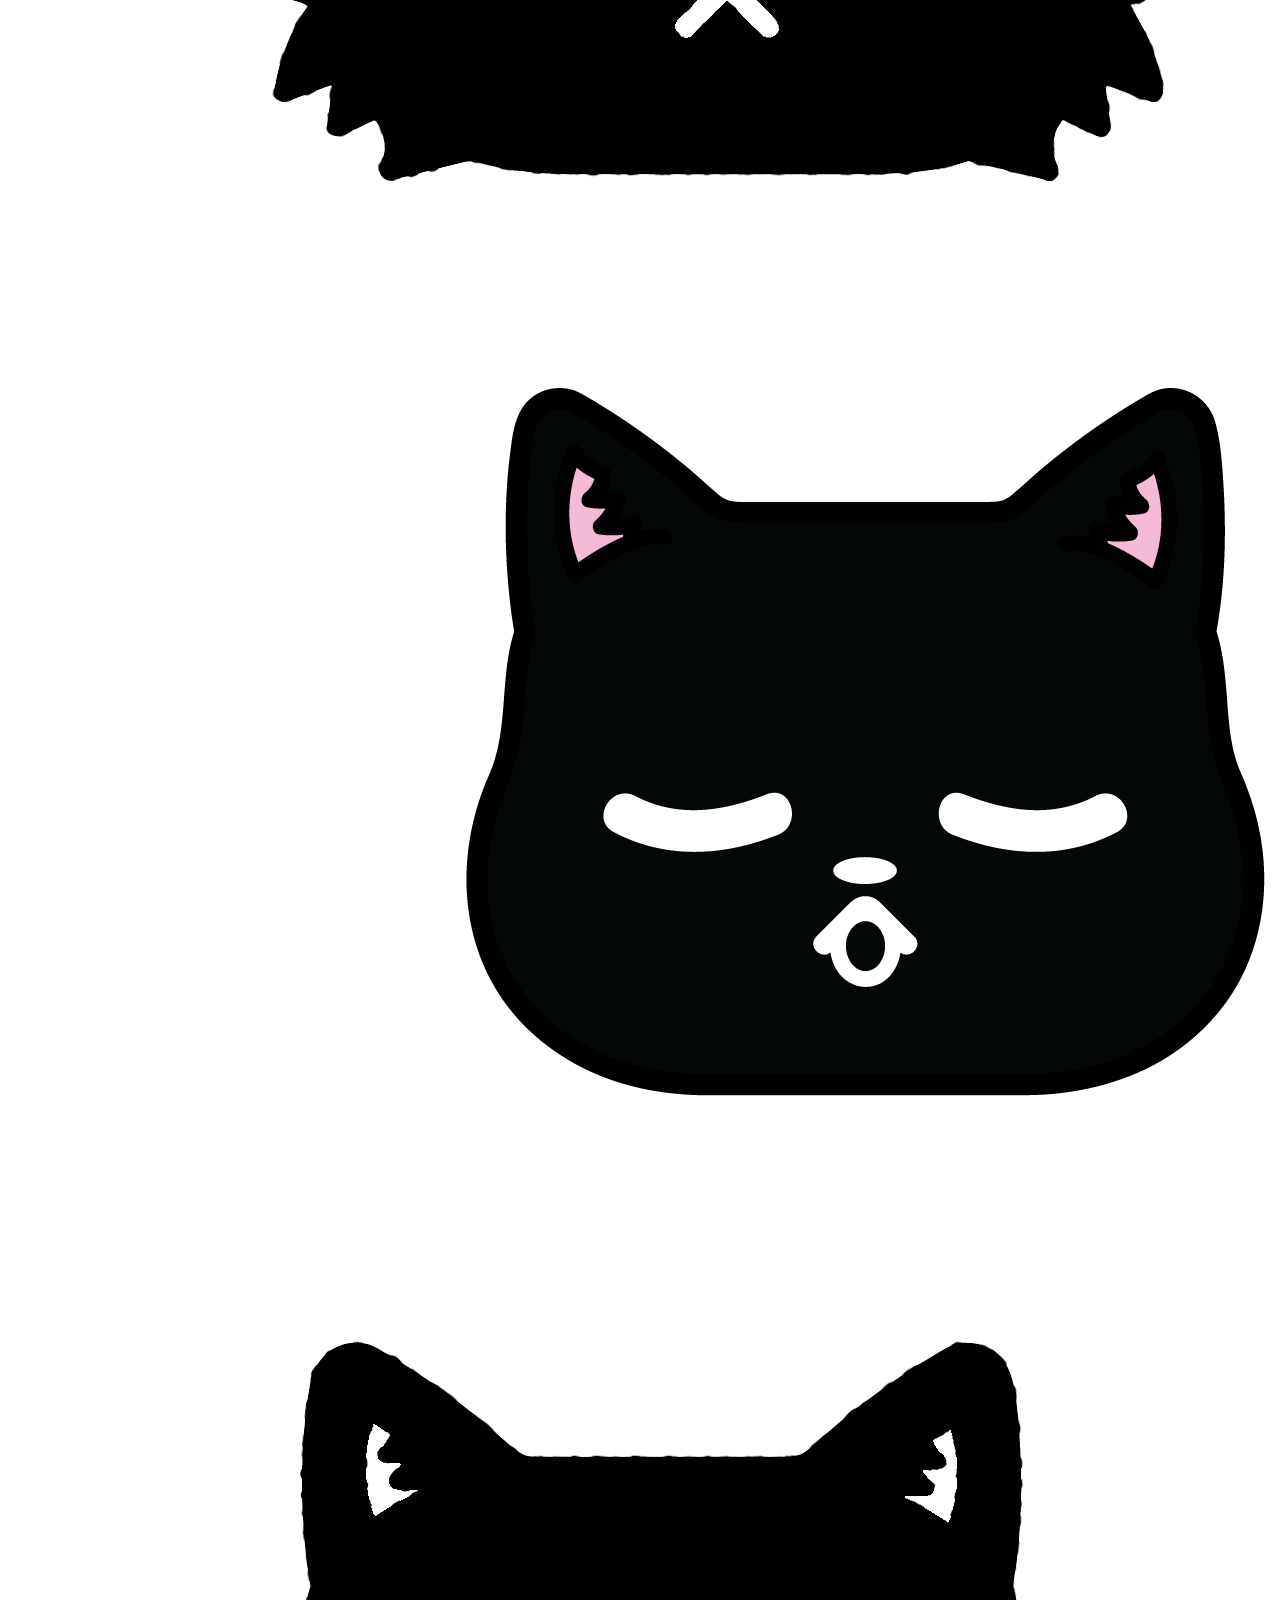
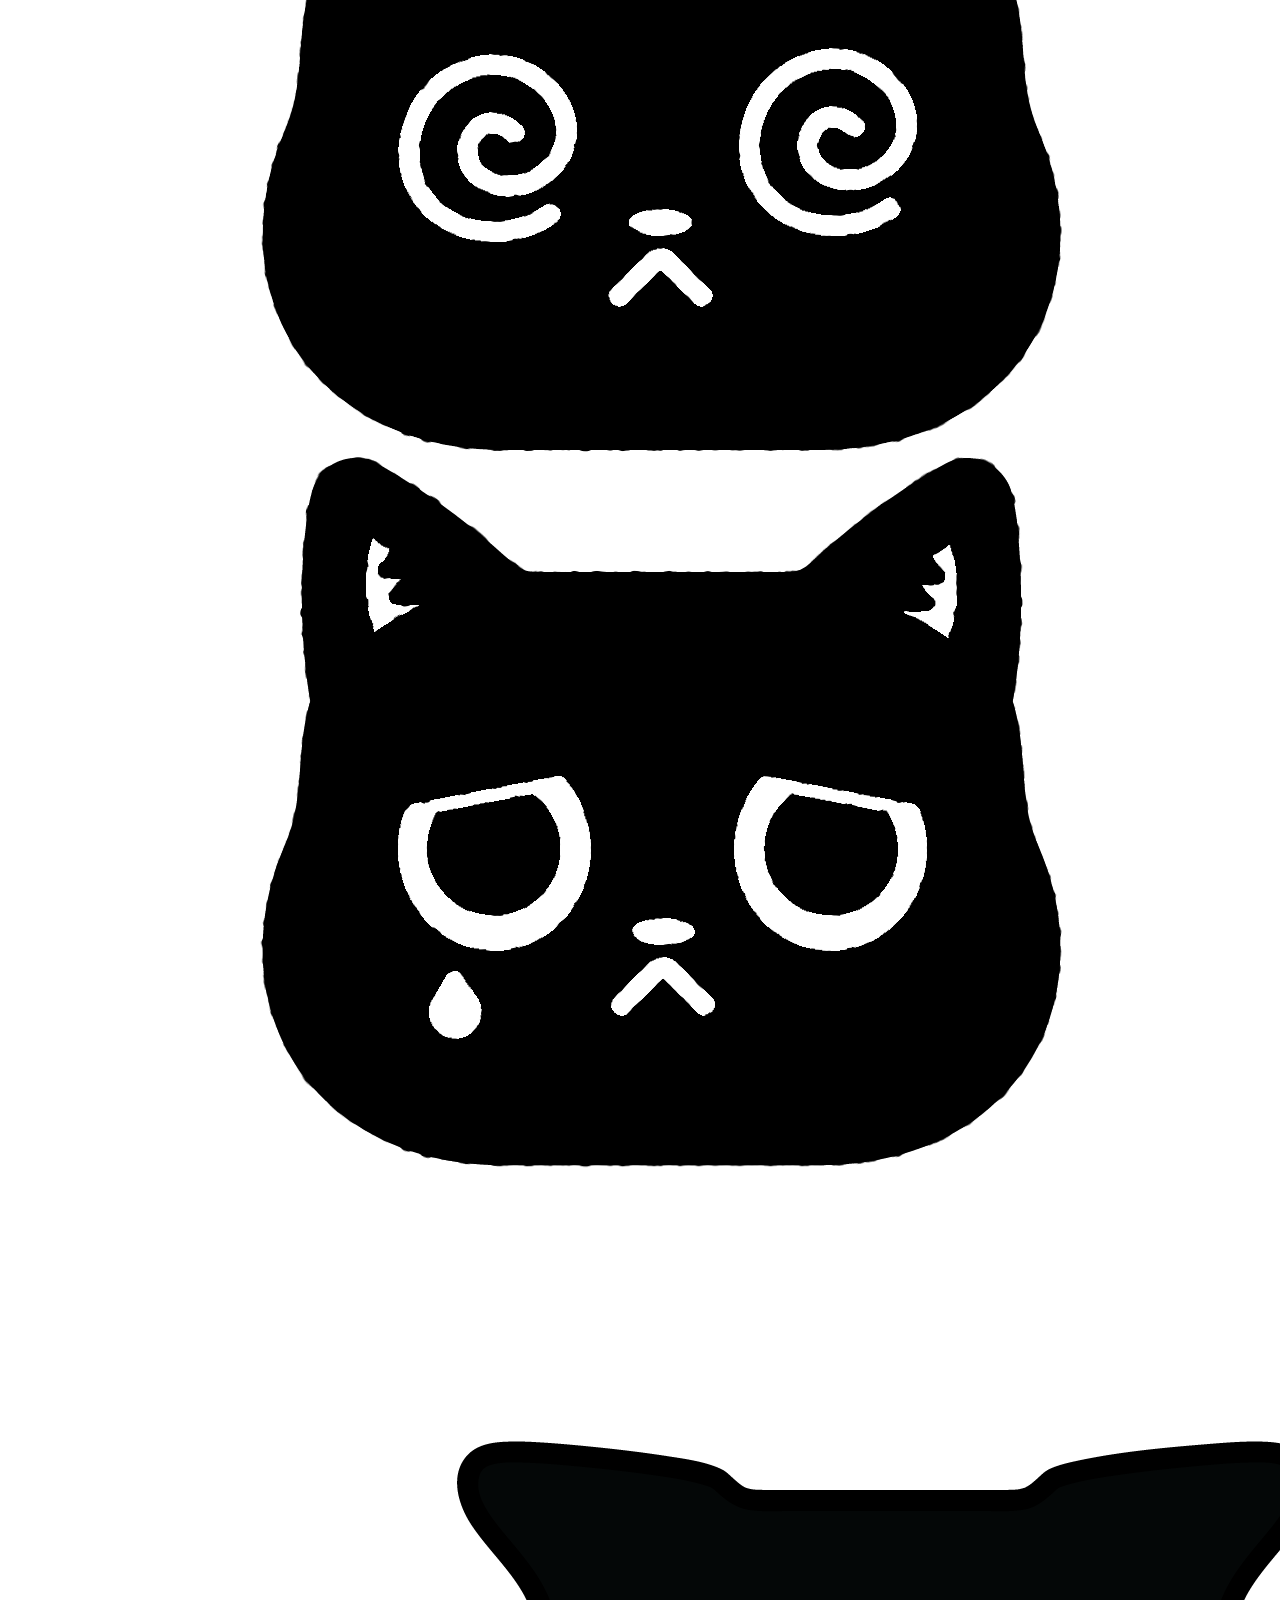
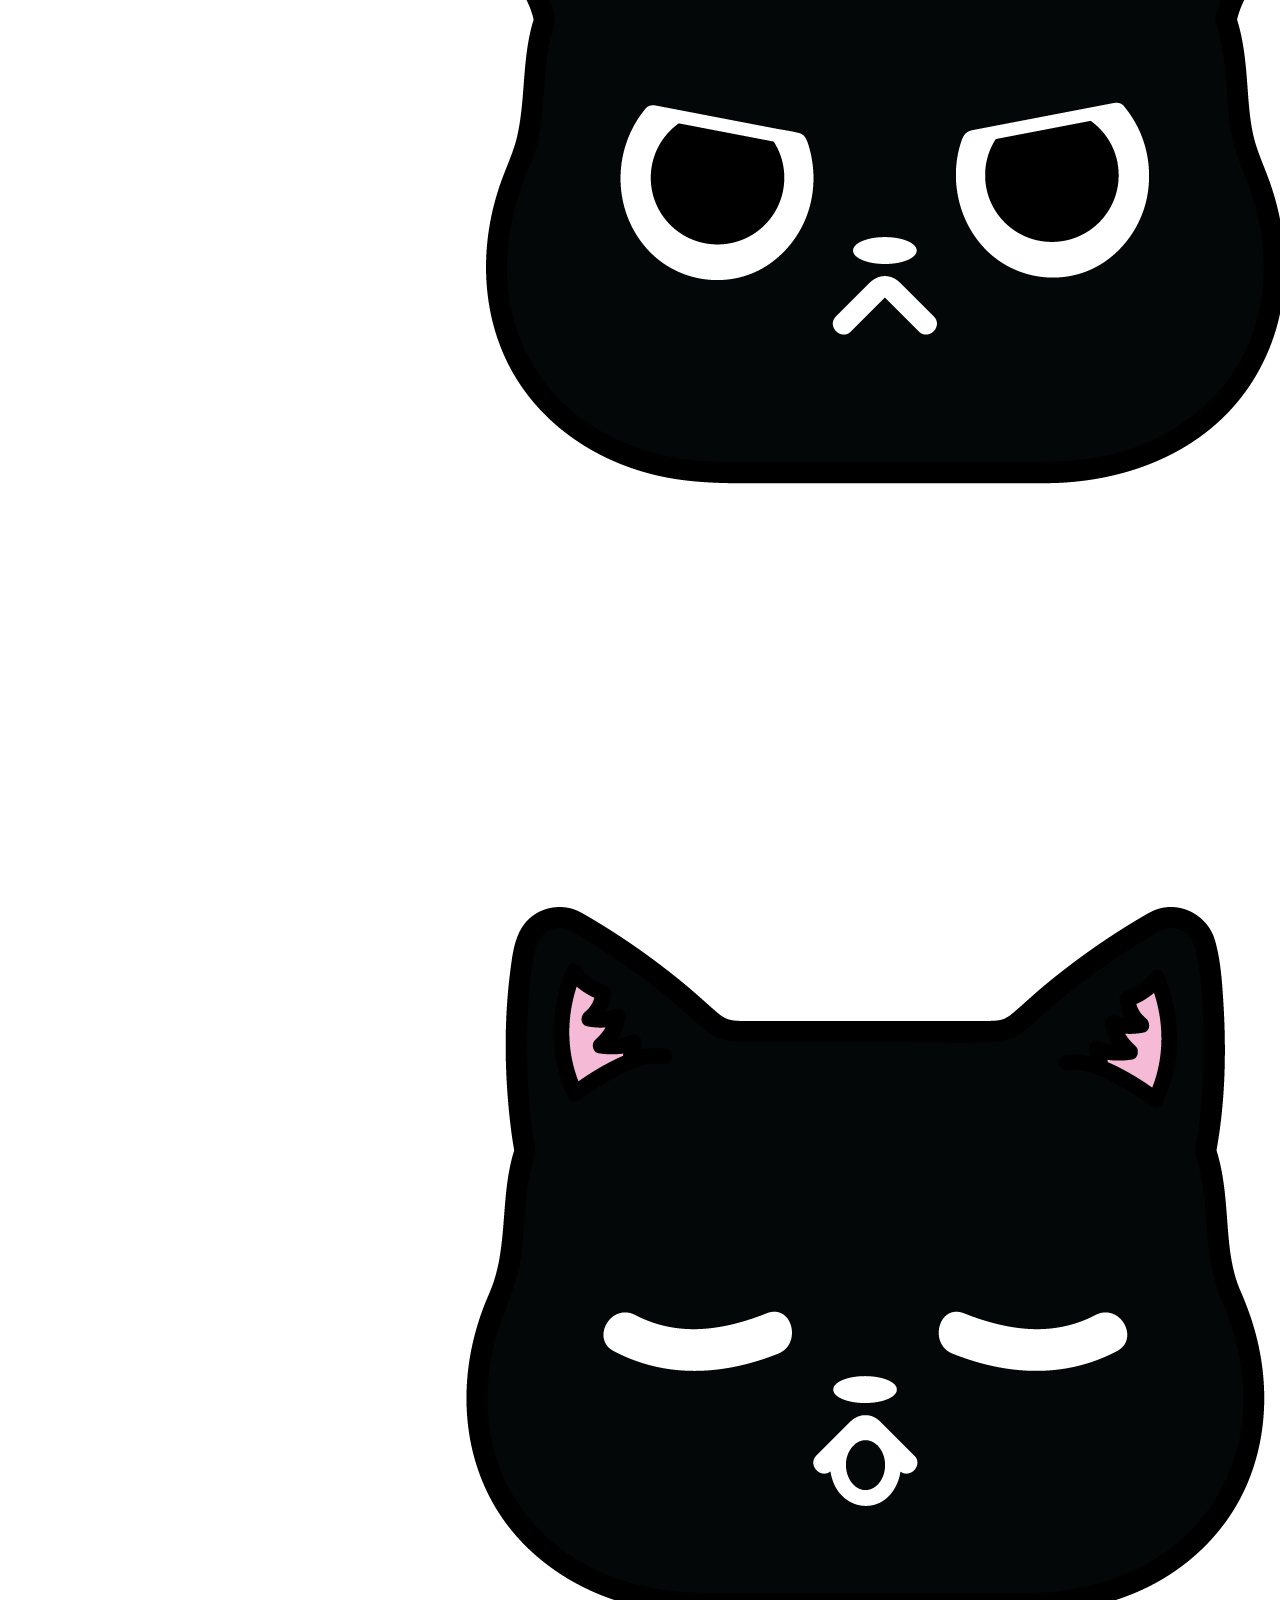
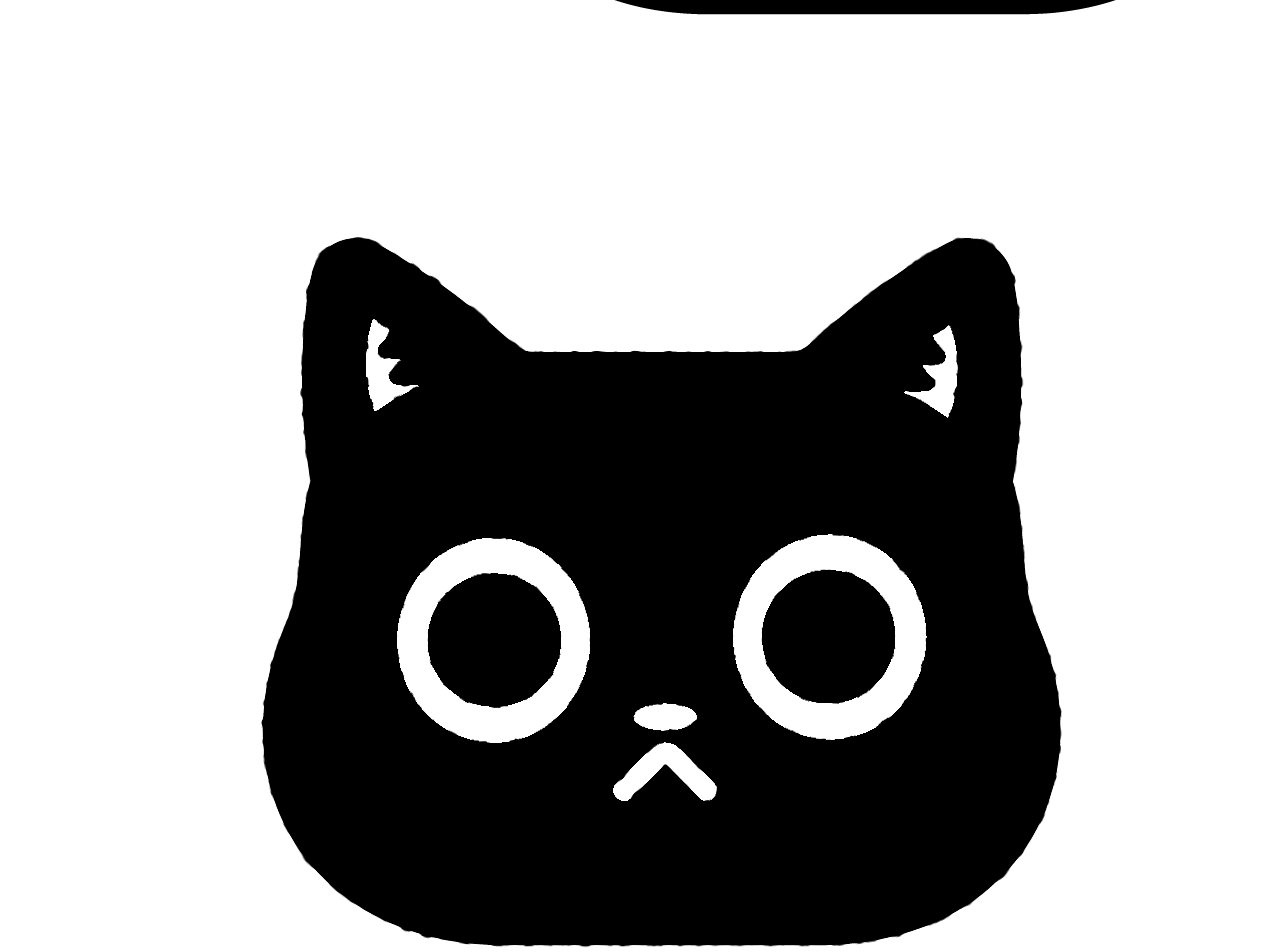
<file: game/game.html>
<!DOCTYPE html>
<html lang="en">
<head>
    <meta charset="UTF-8">
    <meta name="viewport" content="width=device-width, initial-scale=1.0">
    <title>Document</title>
    <link href="game.css" rel="stylesheet">
    <link rel="preconnect" href="https://fonts.googleapis.com">
<link rel="preconnect" href="https://fonts.googleapis.com">
<link rel="preconnect" href="https://fonts.gstatic.com" crossorigin>
<link href="https://fonts.googleapis.com/css2?family=Special+Elite&display=swap" rel="stylesheet">
<script src="game.js" defer></script>
</head>
<body> 
    <img src="images/kittykitty.png" height="120" alt="kitty kitty" id="kittykitty">
    <h2 id="heading">THE PURRRFECT WAY TO TEST YOUR MEOWMORY</h2>
    <h2 id="timer">
            <span id="minutes">0</span>:<span id="seconds">00</span>
        </h2>

 
    <!-- need JS to generate random placement -->
    <div id="cardContainer">
        <!--  -->
    </div>

    <div id="stats">
        <h2 id="matches">0 Matches Made</h2>
        <h2 id="pairsLeft">6 Pairs Left</h2>

   </div>

</body>
</html>
</file>
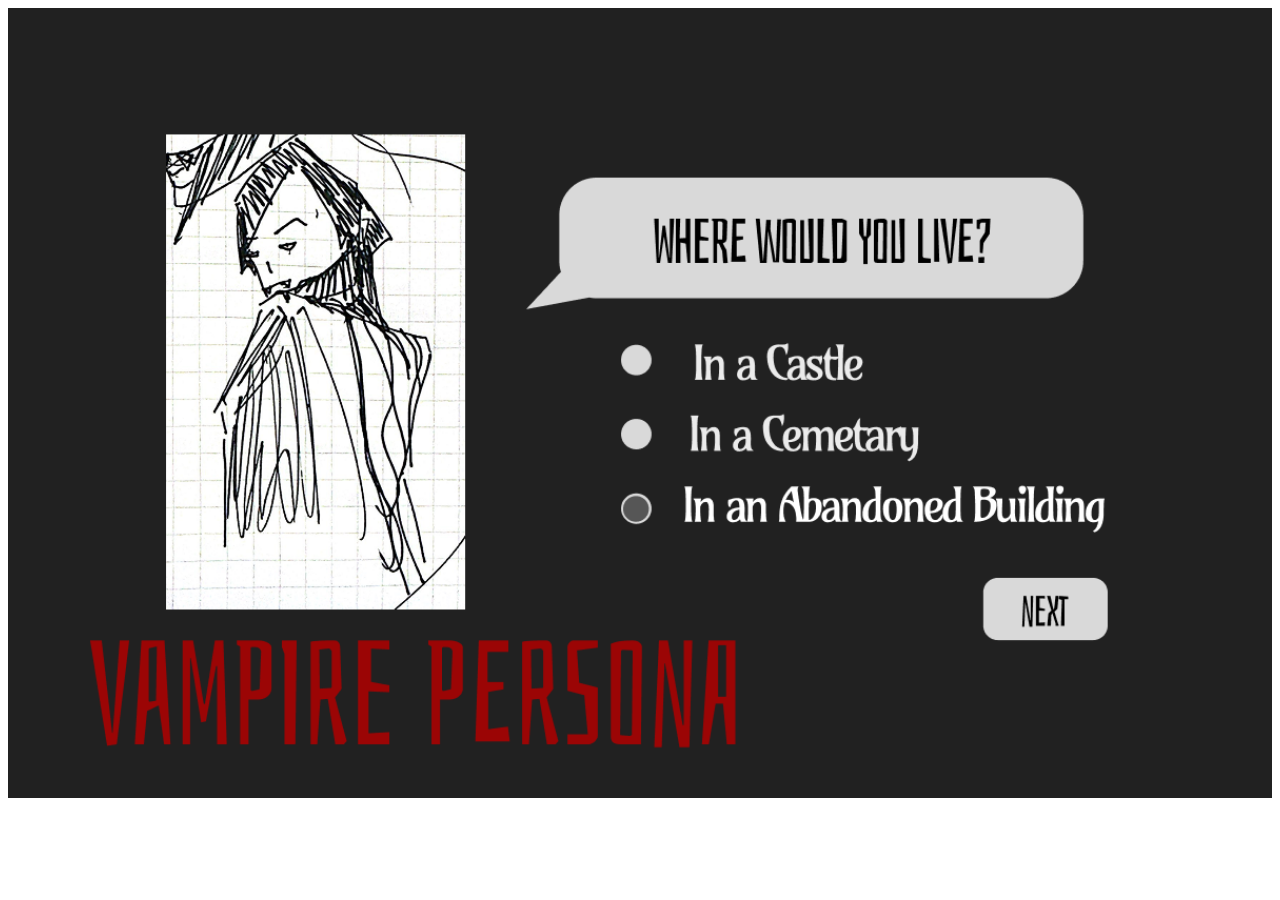
<file: madlibs/desv1.html>
<!DOCTYPE html>
<html lang="en">
<head>
    <meta charset="UTF-8">
    <meta name="viewport" content="width=device-width, initial-scale=1.0">
    <title>Document</title>
        <style>
        img{width: 100%}
    </style>
</head>
<body>
    <img src="images/DESV1.png">
</body>
</html>
</file>
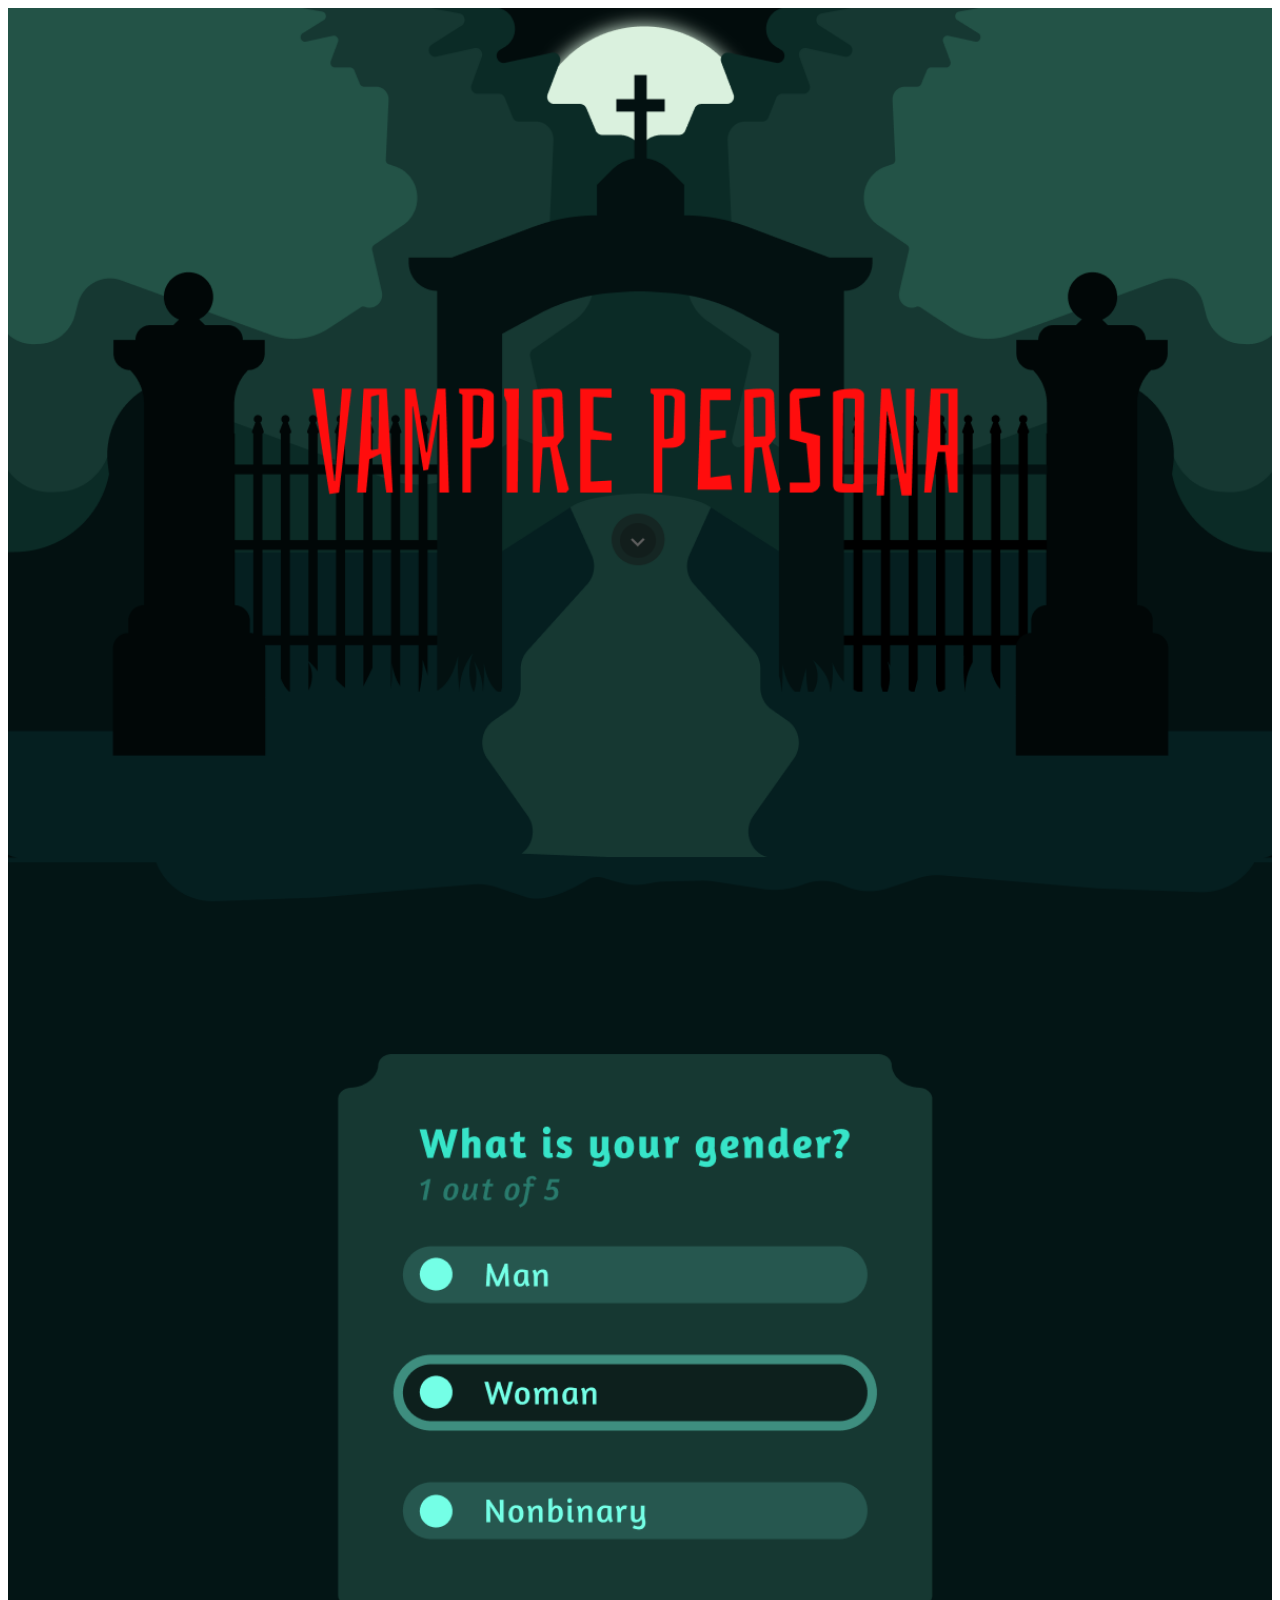
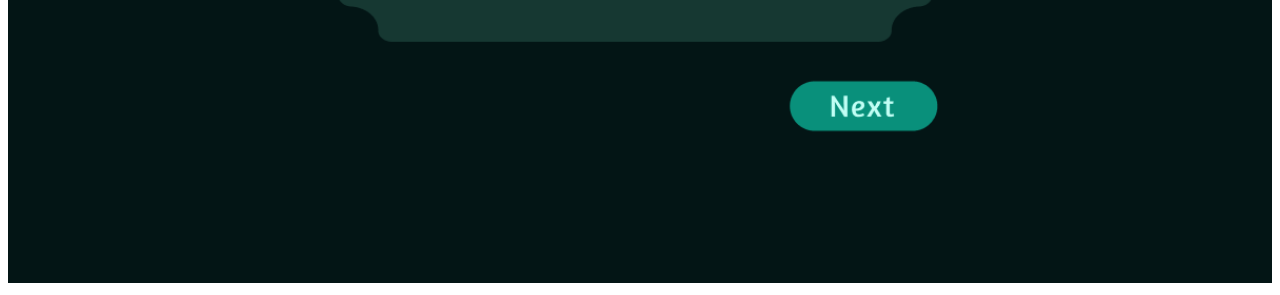
<file: madlibs/desv2.html>
<!DOCTYPE html>
<html lang="en">
<head>
    <meta charset="UTF-8">
    <meta name="viewport" content="width=device-width, initial-scale=1.0">
    <title>Document</title>
    <style>
        img{width: 100%}
    </style>
</head>
<body>
    <img src="images/desv2.png">
</body>
</html>
</file>
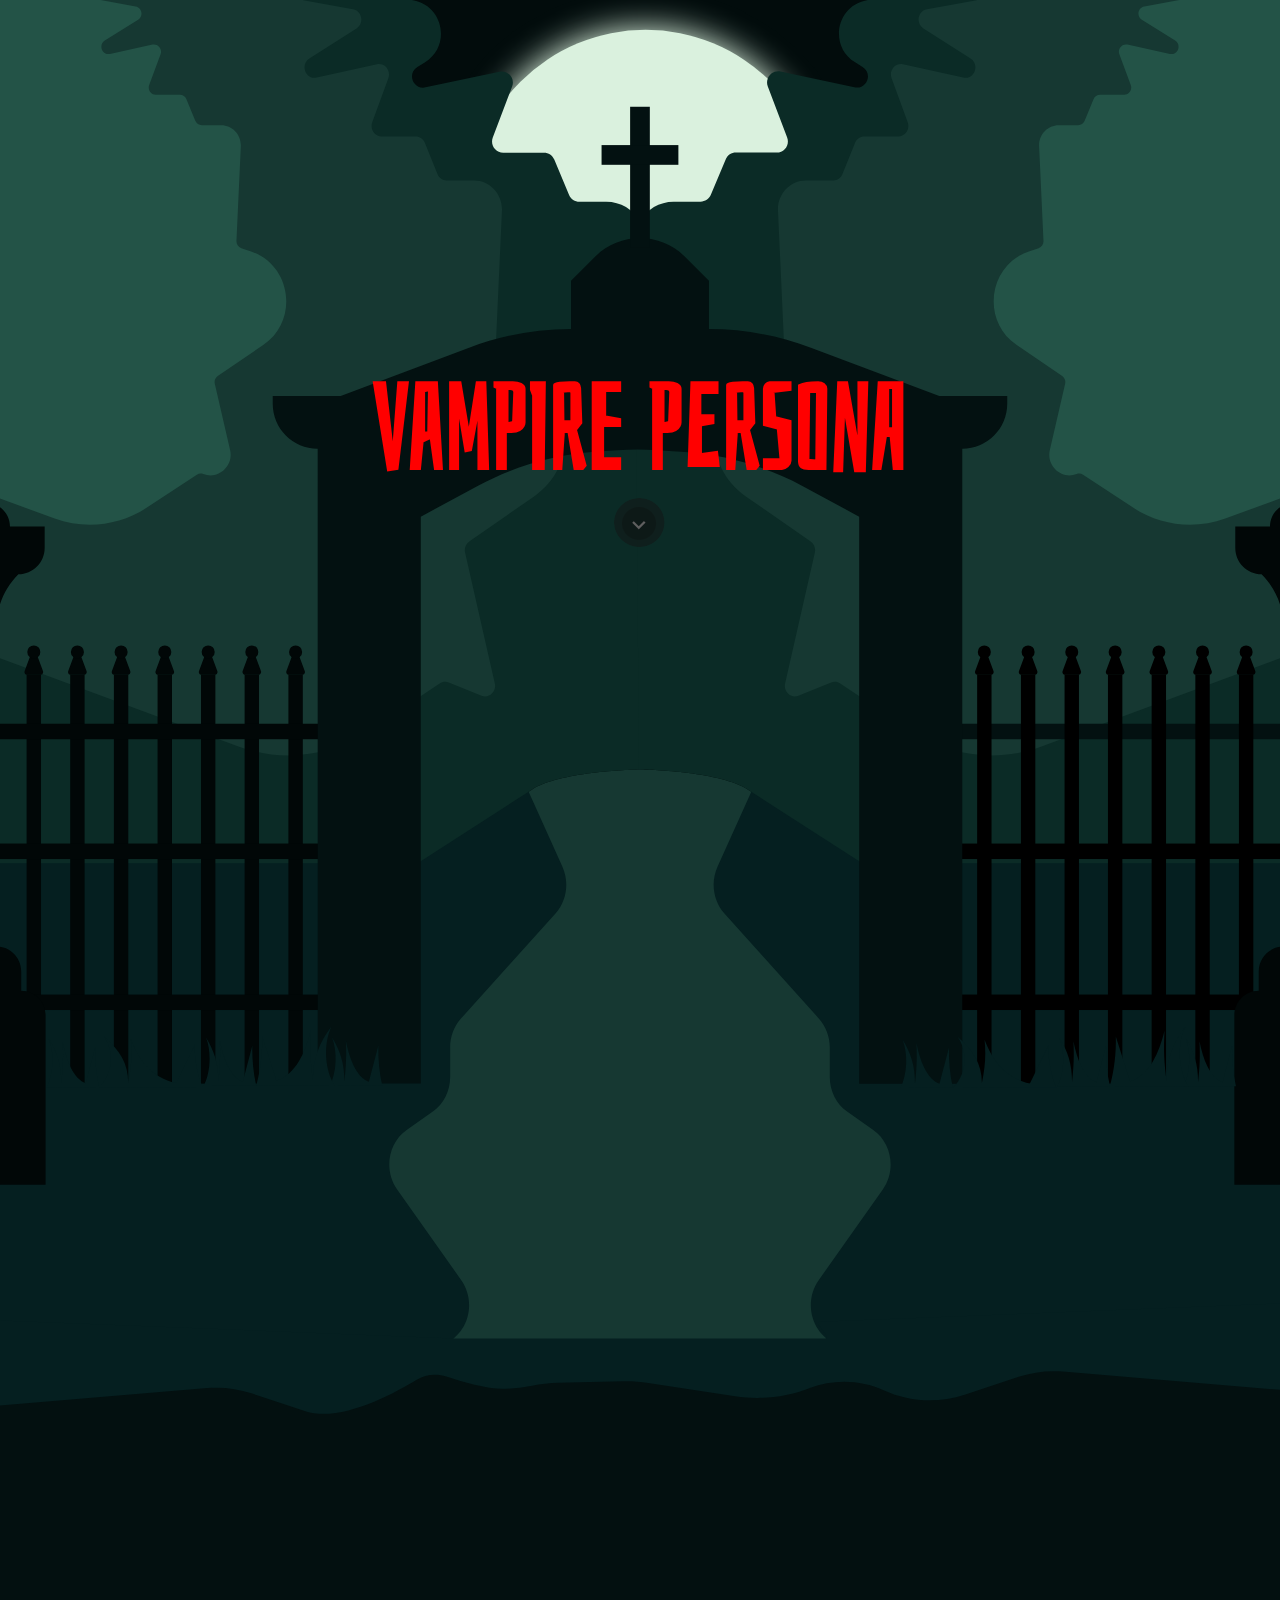
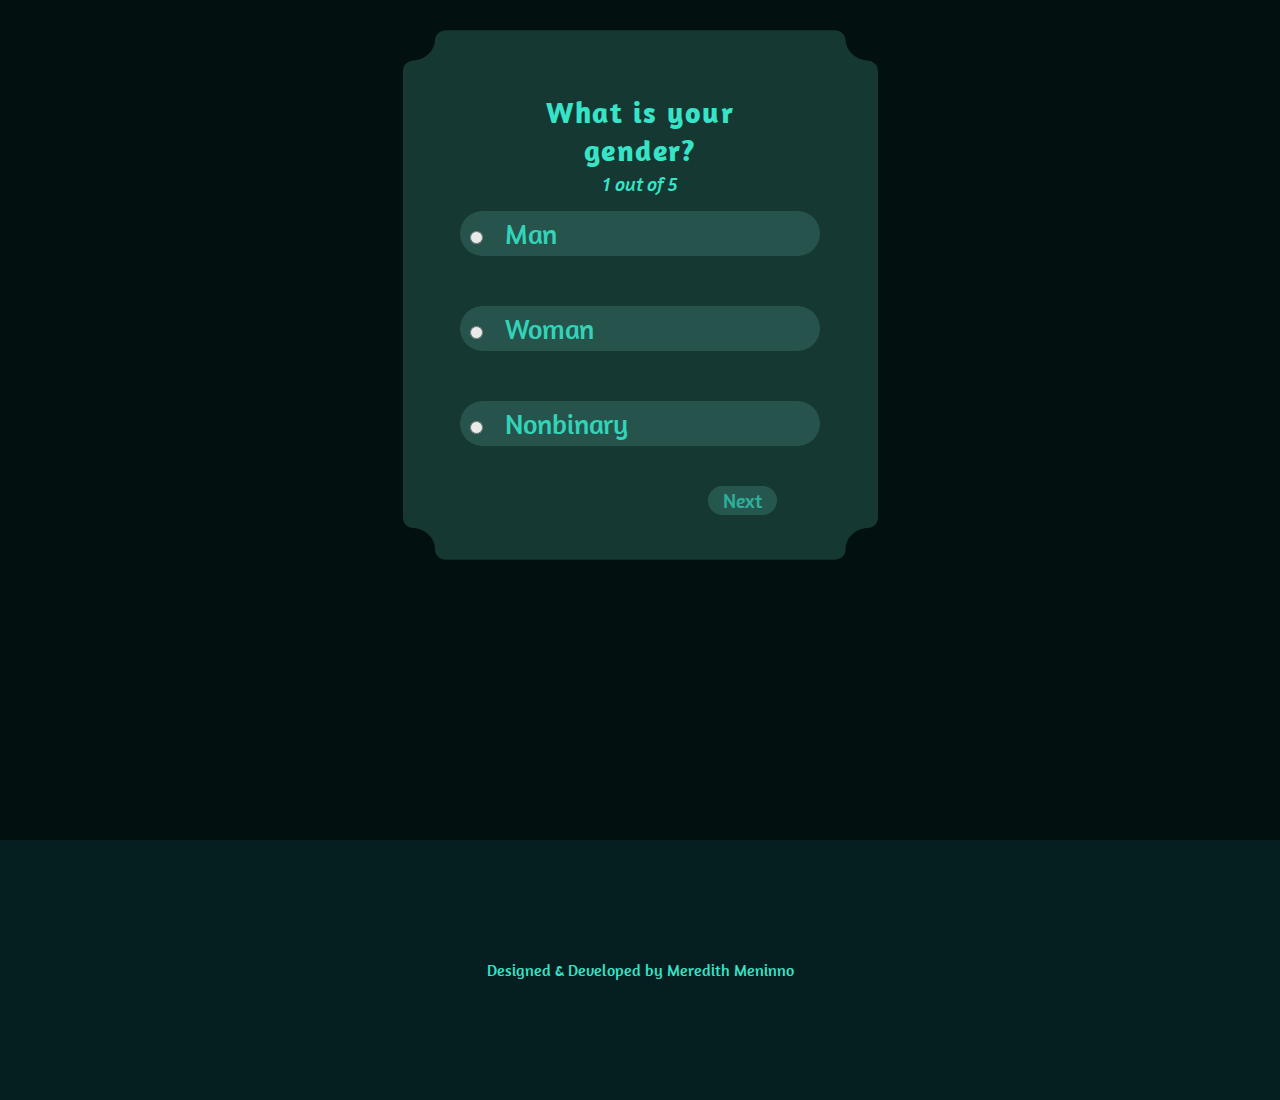
<file: madlibs/madlib.html>
<!DOCTYPE html>
<html lang="en">
<head>
    <meta charset="UTF-8">
    <meta name="viewport" content="width=device-width, initial-scale=1.0">
    <title>Vampire Persona</title>
    <link rel="stylesheet" href="madlib.css">
    <!-- fonts -->
     <link rel="preconnect" href="https://fonts.googleapis.com">
<link rel="preconnect" href="https://fonts.gstatic.com" crossorigin>
<link href="https://fonts.googleapis.com/css2?family=Bahiana&family=IBM+Plex+Mono:ital,wght@0,100;0,200;0,300;0,400;0,500;0,600;0,700;1,100;1,200;1,300;1,400;1,500;1,600;1,700&family=IBM+Plex+Sans:ital,wght@0,100..700;1,100..700&display=swap" rel="stylesheet">
<link rel="preconnect" href="https://fonts.googleapis.com">
<link rel="preconnect" href="https://fonts.gstatic.com" crossorigin>
<link href="https://fonts.googleapis.com/css2?family=Amaranth:ital,wght@0,400;0,700;1,400&display=swap" rel="stylesheet">
</head>
<body>
    <div class="titleBackground">
        <h1 class="title"> Vampire Persona</h1>
    <img src="images/scrollbutton.png" class="scrolldown" alt="arrowbutton">
    </div>

    <div class="questionspace">
            <form>
                <div class="questions">
                
                <label class="qtitle">What is your gender?</label><br>
                <label class="qsubtitle">1 out of 5</label><br>
                
                
                <div class="answer">
                <input type="radio" class="q1">
                 <label class="q1label">Man</label><br>
                </div>

                <div class="answer">
                <input type="radio" class="q2">
                 <label class="q2label">Woman</label><br>
                </div>

                <div class="answer">
                <input type="radio" class="q3">
                <label class="q3label">Nonbinary</label><br>
                 </div>
                  <button class="nxt">Next</button>
                </div>
                  
            </form>

          
    </div>
<footer>Designed & Developed by Meredith Meninno</footer>
</body>
</html>
</file>
<file: styles.css>
html{
    margin: 0;
    padding: 0;
    height: 100%;
    font-family: Pixelify Sans;
    color:rgb(255, 255, 255);
    background-color: rgb(0, 0, 0);
    letter-spacing: 1px;
}

body{
    margin:0;
}

ul{
    list-style-type: none;
}

li{
    opacity: 0;
}

.tab{
    opacity: 1;
    font-family: Pixelify Sans;
    font-size: 12px;
    color:rgb(255, 255, 255);
    
}

/* styles folder placement */
main{
    display:flex;
    margin: auto;
    margin-top: 80px;
    padding: 0px;
    list-style-type: none;
    border-radius: 50px;
    height: 200px;
    max-width: 1000px;
    text-align: center;
    animation: moveinbottom 2s ease;
}

.foldercontainer{
     display:grid;
    grid-template-columns: auto auto;
    gap: 20px;
}

.folder{
    margin: -40px;
    background-image: url(images/closedfolder.png);
    background-size: cover;
    height: 180px;
    width: 230px;
    transition: ease-in, 0.2s;
    scale: 0.7;
}

.folder:hover{
    background-image:url(images/openfolder.png)
}



.page:hover{
    opacity:1;
    font-family: Pixelify Sans;
    font-size: 20px;
    width: fit-content;
    background-color: white;
}



.page a{
    text-decoration: none;
    color: rgb(0, 0, 0);
    padding: 10px;
}



header{
margin:0;
display: flex;  
align-items: center;
justify-content: center;
text-align: center;
animation: moveintop 1.5s ease;
padding: 10px;
/* border-bottom: dashed pink 5px;
border-left: dashed pink 5px;
border-right: dashed pink 5px;
border-bottom-left-radius: 60px;
border-bottom-right-radius: 60px; */
}



.headertxt{
    margin-top:30px;
}

 p{
    display: block;
    max-width: 350px;
    text-align:justify;
    margin-left: 180px;
}

.headerh1{
margin:0;
margin-bottom: 30px;
}

.headerh2{
margin:0;}


@keyframes moveintop{
from{
   transform: translateY(-100%);
}
to{
   transform: translateY(0); 
}
}

@keyframes moveinbottom{
    from{
   transform: translateY(300%);
}
to{
   transform: translateY(0); 
}
}
</file>
<file: everypic/styles.css>
html{
    margin: 0;
    padding: 0;
    background-color: rgb(19, 19, 19);
    text-align: right;
}

body{
    margin: 0;
    padding: 0;
    display: block;
    text-align: center;
    animation: loadIn ease-in 3s;
}



#imgContain{
    margin: auto;
    margin-top: 8vh;
    background-image: url(images/myroom.png);
    background-size: cover;
    width: 1000px;
    height: 500px ;
    scale: 1.15;
}


h1{
    color: rgb(149, 118, 155);
    font-family: IBM Plex Mono;
    margin-top: 50px;
}



footer{
    margin-top: 150px;
    margin: auto;
    padding-top: 150px;
    color: rgb(190, 150, 197);
    font-family: IBM Plex Mono;
}

/* SVG Placement */
#posters{
    scale:0.35;
    position: relative;
    right: 298.5px;
    bottom: 95px;
    opacity:0;
}

#posters:hover{
    opacity: 50%;
}

#cat{
    opacity: 0%;
    scale: 0.83;
    position: relative;
    bottom: 320px;
    left: 74px;
}

#cat:hover{
    opacity: 40%;
}

#bear{
    opacity: 0%;
    position:relative;
    scale: 0.85;
    bottom: 310.5px;
    right: 106px;
}

#bear:hover {
    opacity: 40%;
}

#computer{
    opacity: 0%;
    position: relative;
    scale: 0.84;
    bottom: 323px;
    right: 228px;
}

#computer:hover{
    opacity: 50%;
}

#coffee{
    opacity: 0%;
    position: relative;
    scale: 0.84;
    bottom: 643px;
    left: 534px;
}

#coffee:hover{
    opacity: 50%;
}

#phone{
    opacity: 0%;
    position: relative;
    scale: 0.84;
    bottom: 622px;
    left: 266px;
}

#phone:hover{
    opacity: 50%;
}

#door{
    opacity: 0%;
    position: relative;
    scale: 0.83;
    bottom: 510px;
    left: 85px;
}

#door:hover{
    opacity:50%;
}

#textbox{
    color: rgb(20, 3, 32);
    font-family: Pixelify Sans;
    margin: auto;
    margin-top: 80px;
    background-color: rgb(190, 150, 197);
    width: 500px;
    padding: 10px;
    border: rgb(66, 30, 79) 5px solid;
    text-wrap: initial;
    
}

#txt{
    font-weight: 500;
    font-size: 18px;
    letter-spacing: 0.5px;
    line-height: 20px;
    padding: 10px;
   width: 400px;
   margin: auto;
}

@keyframes loadIn {
    from{opacity: 0%}

    to{opacity: 100%}
}
</file>
<file: journal/styles.css>
html{
margin:0;
padding:0;
width: 100vh;
height: auto;
flex-shrink: 0;
background: linear-gradient(0deg, #FFBDD7 0%, #FFE7F0 100%);
font-family: IBM Plex Mono;
}

body{
    margin: 0;
    padding: 0;
}

.ropes{
    display:flex;
}

.ropes2{
    display:flex;
}

.rope{
margin-left:140px;
width: 12px;
background-color: #846868;
height: 80px;
}

.rope2{
margin-left:140px;
width: 12px;
background-color: #846868;
height: 40px;
}

h1{
margin: 0;
font-weight:600;
width: fit-content;
height: fit-content;
padding:20px;
padding-left:30px;
padding-right:30px;
margin-left:100px;
flex-shrink: 0;
border-radius: 74.349px;
background: #FFF;
text-align: center;
}

.class{
    margin-top: -10px;
    margin-left:111px;
    width:200px;
    scale: 0.9;
    height:fit-content;
    padding: 10px;
}

.tabs{
    margin: auto;
    display: block;
    width: 500px;
    height: fit-content;
}


.tabgroup{
   text-align:start;
   background-color: #FEF0F0;
   margin-top: 40px;
   height:fit-content;
   width: 500px;
   border-radius: 50px;
   justify-items: center;
}

.tabtitle{
    text-align: center;
    font-weight: 400;
    padding-top: 20px;
}


.post{
  line-height: 25px;
max-width: 400px;
}





footer{
margin: auto;
 margin-top: 50px;
 text-align: center;
}
</file>
<file: game/game.css>
html{
    font-family: "M PLUS Rounded 1c";
    margin: 0;
    padding: 0;
}
#cardContainer{
    height: 600px;
    width: 760px;
    margin: auto;
}

#kittykitty{
    display: block;
    margin: auto;
}

#hidden{
    display:none;
}

#exit{
    all: unset;
    font-family: "M PLUS Rounded 1c";
    background-image: linear-gradient(0deg,#1C0188, #7F66E4 );
    height: 46px;
    width: 118px;
    border-radius: 21px;
    text-align: center;
    color: white;
    font-size: 24px;
}

#stats{
    display:flex;
}
</file>
<file: madlibs/madlib.css>
html{
    padding: 0;
    margin: 0;
    scroll-behavior: smooth;
}

body{
    margin: 0;
    padding: 0;
    background-color: #031010;
}
.titleBackground{
    margin: 0;
    display:block;
    width: 100vw;
    height: 1100px;
    background-image:url(images/vampbackground.svg);
    background-repeat: no-repeat;
    background-size: cover;
    background-position: center center;
}

.title{
    color: red;
margin: 0;
  text-align: center;
  font-family: Bahiana;
  font-size:120px;
position: relative;
top: 40vh;
}


/* edit hover in JS using replacing img */
.scrolldown{
  position:relative;
  left: 45%;
  border-radius: 100%;
  top: 40vh; 
  cursor: pointer;
  animation: pulsate 2s ease-in-out infinite;
}



.questionspace{
    font-family: Amaranth;
    display: block;
    height: 70vh;
    width: 100vw;
    margin: auto;
    z-index: -1;
}



form{

    margin: auto;
    margin-top: 20vh;

    text-align: center;
    background-image: url(images/qbackground.svg);
    background-size:contain;
    background-repeat: no-repeat;
    background-position: center center;
    height: 530px;
    width: 500px;
    color:#37E4C8;
    
}

.questions{
    display: inline-block;
    position: relative;
    top: 5vh;
}

.qtitle{
    display: inline-block;
    font-weight: bold;
    font-size: 30px;
    letter-spacing: 1.5px;
    width: 250px;
    position: relative;
    top: 2vh;
    margin-bottom: 10px;
}

.qsubtitle{
    display:inline-block;
    font-style: italic;
    font-size: 20px;
    padding-top: 10px;
    padding-bottom: 15px;
       position: relative;
}

.nonSelect{
    all:unset;
    cursor: pointer;
    padding: 10px;
    border-radius: 20px;
    /* border: solid #051F20 2px; */
    background-color: #74FFE6;
    position: relative;
    left: 10px;
 
}

.warning{
    display: block;
    text-align: center;
    font-family: Amaranth;
    color:#74FFE6;
    position: relative;
    padding:0;
    margin: 0;
    top: 26vh;
}
.selectedR{
    all:unset;
    cursor: pointer;
    padding: 10px;
    border-radius: 20px;
    /* border: solid #051F20 2px; */
    background-color: #0f4d3d;
    position: relative;
    left: 10px;
}



.q1label, .q2label, .q3label{
    font-size: 28px;
    cursor: pointer;
     position: relative;
    left: 15px;
}

.answer{
border-radius: 35px;
opacity: 0.9;
background: #28574f;
cursor: pointer;
  margin-bottom: 50px;
  padding: 5px;
  text-align: left;
 min-width: 350px;
}

.answer:hover{
    background-color:#031010;
    padding: 6px;
    margin-bottom: 49px;
}

.selected{
   border-radius: 35px;
opacity: 0.9;
background: #031010;
border: solid 3px #74FFE6;
cursor: pointer;
  margin-bottom: 50px;
  padding: 5px;
  text-align: left;
}

.nxt{
    all: unset;
    cursor: pointer;
    font-family: Amaranth;
    color:#37E4C8;
    position: relative;
    left: 20vw;
    bottom: 10px;
    background-color:#2E655C;
    border-radius: 20px;
    padding: 2px;
    padding-left: 15px;
    padding-right:15px;
    font-size: 20px;
    font-size: 20px;
    opacity: .7;
}

.nxt:hover{
    background-color:#031010;
    font-size: 21px;
      padding: 3px;
    padding-left: 16px;
    padding-right:16px;
}

.hidden{
    display:none;
}

.prev{
        all: unset;
    cursor: pointer;
    font-family: Amaranth;
    color:#37E4C8;
    position: relative;
    right: 20vw;
    bottom: 10px;
    background-color:#2E655C;
    border-radius: 20px;
    padding: 2px;
    padding-left: 15px;
    padding-right:15px;
    font-size: 20px;
    font-size: 20px;
    opacity: .7;
}

.prev:hover{
        background-color:#031010;
    font-size: 21px;
      padding: 3px;
    padding-left: 16px;
    padding-right:16px;
}

#again{
        all: unset;
    cursor: pointer;
    font-family: Amaranth;
    color:#37E4C8;
    position: relative;
    right: 20vw;
    bottom: 10px;
    background-color:#2E655C;
    border-radius: 20px;
    padding: 2px;
    padding-left: 15px;
    padding-right:15px;
    font-size: 20px;
    font-size: 20px;
    opacity: .7;
}

#again:hover{
        background-color:#031010;
    font-size: 21px;
      padding: 3px;
    padding-left: 16px;
    padding-right:16px;
}

.madlibtxt{
    font-family: Amaranth;
    color:#37E4C8;
    font-size: 30px;
    text-align: center;
    width: 300px; 
    position: relative;
    top: 5vh;
}

.vampname{
    display: inline-block;
    font-family: Amaranth;
    color:#37E4C8;
    font-size: 30px;
    font-weight: bold;
    text-align: center;
    width: 300px; 
    position: relative;
    top: 5vh;
}

footer{
    display: block;
    margin-top: 20vh;
    padding: 120px;
    text-align: center;
    background-color:#051F20;
    color:#37E4C8;
    font-family: Amaranth;
    position: relative;
}


@keyframes pulsate {
    0% {
        transform: scale(1);
        opacity: 0.8;
    }
    50% {
        transform: scale(0.8);
        opacity: 0.8;
        background-color: rgb(139, 10, 10);
    }
    100% {
        transform: scale(1);
        opacity: 0.8;
    }
}


@media screen and (min-width: 600px){
    .scrolldown{
        left: 48%;
    }

    .nxt{
        left: 8vw;
    }

    .prev{
        right: 8vw;
    }

}


@media screen and (min-width: 1080px){
    .titleBackground{
        height: 1450px;
    }
}
</file>
